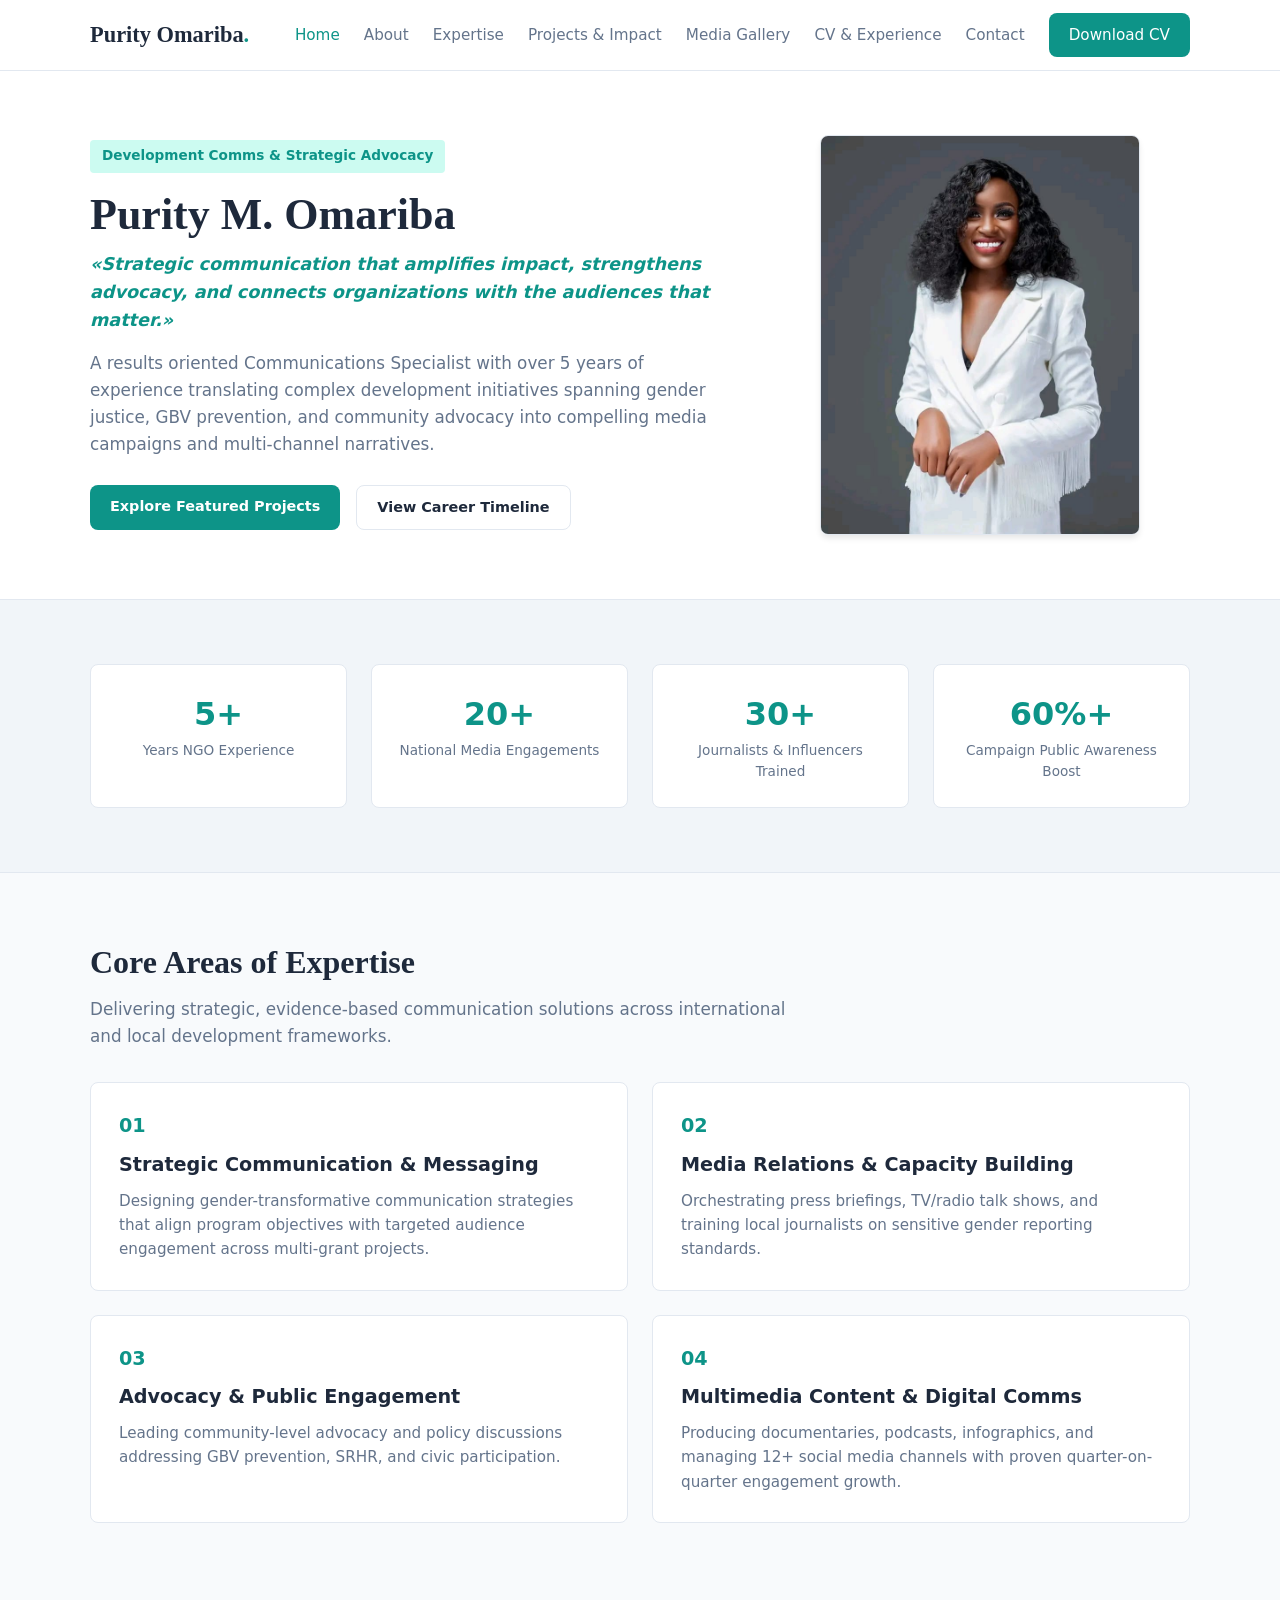
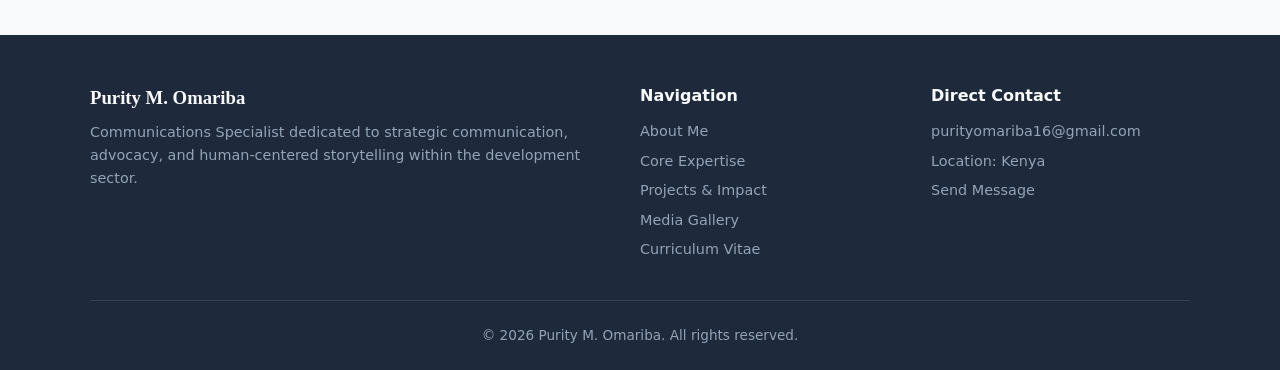
<file: index.html>
<!DOCTYPE html>
<html lang="en">
<head>
  <meta charset="UTF-8">
  <meta name="viewport" content="width=device-width, initial-scale=1.0">
  <meta name="description" content="Portfolio of Purity M. Omariba, Communications Specialist specializing in strategic communication, gender advocacy, and media relations in the NGO sector.">
  <title>Purity M. Omariba | Communications Specialist</title>
  <link rel="stylesheet" href="css/style.css?v=4">
</head>
<body>

  <!-- Navigation Bar -->
  <header class="navbar">
    <div class="container nav-container">
      <a href="index.html" class="logo">Purity Omariba<span>.</span></a>
      
      <!-- Far-Right Mobile Menu Toggle Button -->
      <button class="mobile-menu-toggle" id="mobile-menu-toggle" aria-label="Toggle navigation" aria-expanded="false">
        <span class="bar"></span>
        <span class="bar"></span>
        <span class="bar"></span>
      </button>

      <ul class="nav-links" id="nav-links">
        <li><a href="index.html" class="active">Home</a></li>
        <li><a href="about.html">About</a></li>
        <li><a href="expertise.html">Expertise</a></li>
        <li><a href="projects.html">Projects & Impact</a></li>
        <li><a href="gallery.html">Media Gallery</a></li>
        <li><a href="cv.html">CV & Experience</a></li>
        <li><a href="contact.html">Contact</a></li>
        <li><a href="docs/Purity_Omariba_CV.pdf" download class="btn btn-primary">Download CV</a></li>
      </ul>
    </div>
  </header>

  <!-- Hero Section -->
  <section class="hero">
    <div class="container hero-grid">
      <div class="hero-content">
        <span class="hero-tag">Development Comms & Strategic Advocacy</span>
        <h1 class="hero-title">Purity M. Omariba</h1>
        <p class="hero-subtitle">«Strategic communication that amplifies impact, strengthens advocacy, and connects organizations with the audiences that matter.»</p>
        <p class="hero-description">
          A results oriented Communications Specialist with over 5 years of experience translating complex development initiatives spanning gender justice, GBV prevention, and community advocacy into compelling media campaigns and multi-channel narratives.
        </p>
        <div class="hero-cta">
          <a href="projects.html" class="btn btn-primary">Explore Featured Projects</a>
          <a href="cv.html" class="btn btn-secondary">View Career Timeline</a>
        </div>
      </div>
      <div class="hero-image-wrapper">
        <img src="images/profile.png" alt="Purity M. Omariba - Communications Specialist" class="hero-image">
      </div>
    </div>
  </section>

  <!-- Impact Metrics Banner -->
  <section class="section section-accent">
    <div class="container">
      <div class="grid-4">
        <div class="stat-box">
          <div class="stat-number">5+</div>
          <div class="stat-label">Years NGO Experience</div>
        </div>
        <div class="stat-box">
          <div class="stat-number">20+</div>
          <div class="stat-label">National Media Engagements</div>
        </div>
        <div class="stat-box">
          <div class="stat-number">30+</div>
          <div class="stat-label">Journalists & Influencers Trained</div>
        </div>
        <div class="stat-box">
          <div class="stat-number">60%+</div>
          <div class="stat-label">Campaign Public Awareness Boost</div>
        </div>
      </div>
    </div>
  </section>

  <!-- Core Pillars Section -->
  <section class="section">
    <div class="container">
      <div class="section-header">
        <h2 class="section-title">Core Areas of Expertise</h2>
        <p class="section-subtitle">Delivering strategic, evidence-based communication solutions across international and local development frameworks.</p>
      </div>
      <div class="grid-2">
        <div class="card">
          <div class="card-icon">01</div>
          <h3 class="card-title">Strategic Communication & Messaging</h3>
          <p class="card-desc">Designing gender-transformative communication strategies that align program objectives with targeted audience engagement across multi-grant projects.</p>
        </div>
        <div class="card">
          <div class="card-icon">02</div>
          <h3 class="card-title">Media Relations & Capacity Building</h3>
          <p class="card-desc">Orchestrating press briefings, TV/radio talk shows, and training local journalists on sensitive gender reporting standards.</p>
        </div>
        <div class="card">
          <div class="card-icon">03</div>
          <h3 class="card-title">Advocacy & Public Engagement</h3>
          <p class="card-desc">Leading community-level advocacy and policy discussions addressing GBV prevention, SRHR, and civic participation.</p>
        </div>
        <div class="card">
          <div class="card-icon">04</div>
          <h3 class="card-title">Multimedia Content & Digital Comms</h3>
          <p class="card-desc">Producing documentaries, podcasts, infographics, and managing 12+ social media channels with proven quarter-on-quarter engagement growth.</p>
        </div>
      </div>
    </div>
  </section>

  <!-- Footer -->
  <footer class="footer">
    <div class="container">
      <div class="footer-grid">
        <div class="footer-brand">
          <h3>Purity M. Omariba</h3>
          <p>Communications Specialist dedicated to strategic communication, advocacy, and human-centered storytelling within the development sector.</p>
        </div>
        <div class="footer-links">
          <h4>Navigation</h4>
          <ul>
            <li><a href="about.html">About Me</a></li>
            <li><a href="expertise.html">Core Expertise</a></li>
            <li><a href="projects.html">Projects & Impact</a></li>
            <li><a href="gallery.html">Media Gallery</a></li>
            <li><a href="cv.html">Curriculum Vitae</a></li>
          </ul>
        </div>
        <div class="footer-links">
          <h4>Direct Contact</h4>
          <ul>
            <li><a href="mailto:purityomariba16@gmail.com">purityomariba16@gmail.com</a></li>
            <li>Location: Kenya</li>
            <li><a href="contact.html">Send Message</a></li>
          </ul>
        </div>
      </div>
      <div class="footer-bottom">
        <p>&copy; 2026 Purity M. Omariba. All rights reserved.</p>
      </div>
    </div>
  </footer>

  <!-- Link External JavaScript -->
  <script src="js/script.js?v=4"></script>

</body>
</html>
</file>
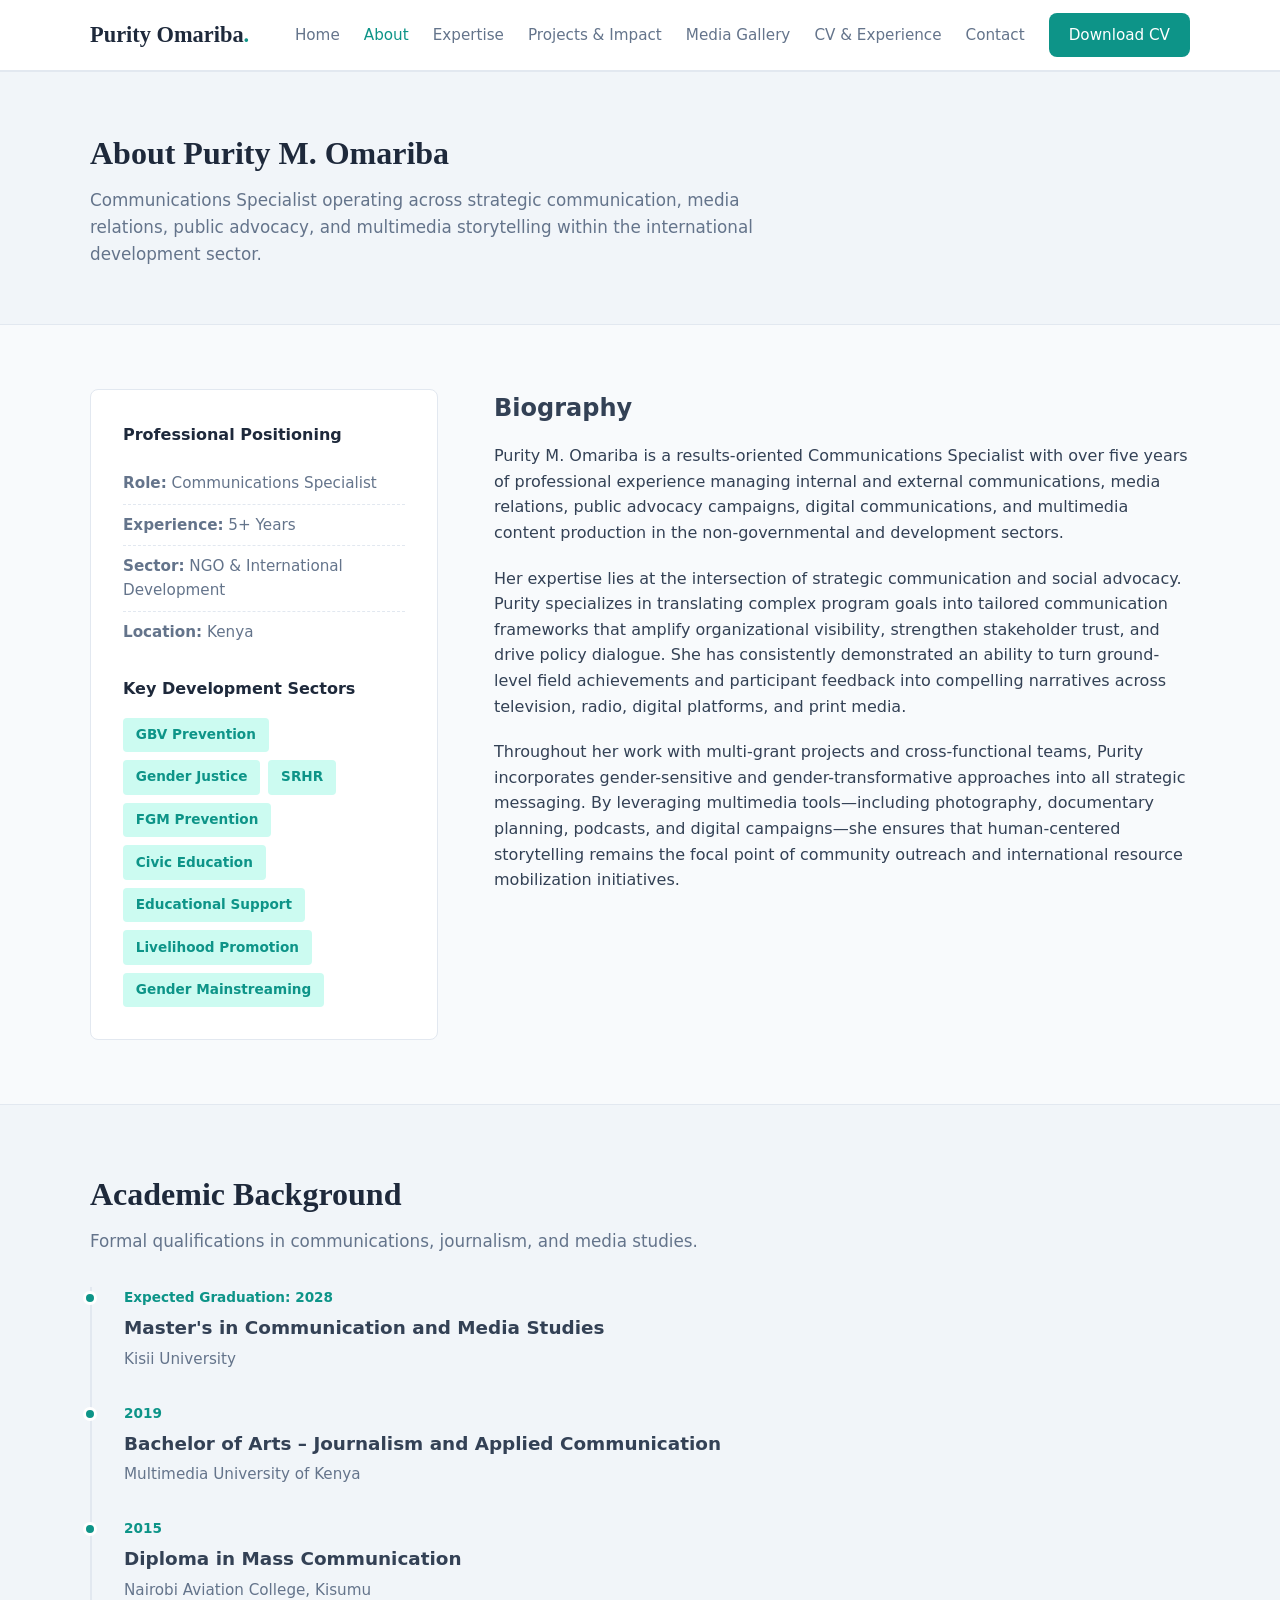
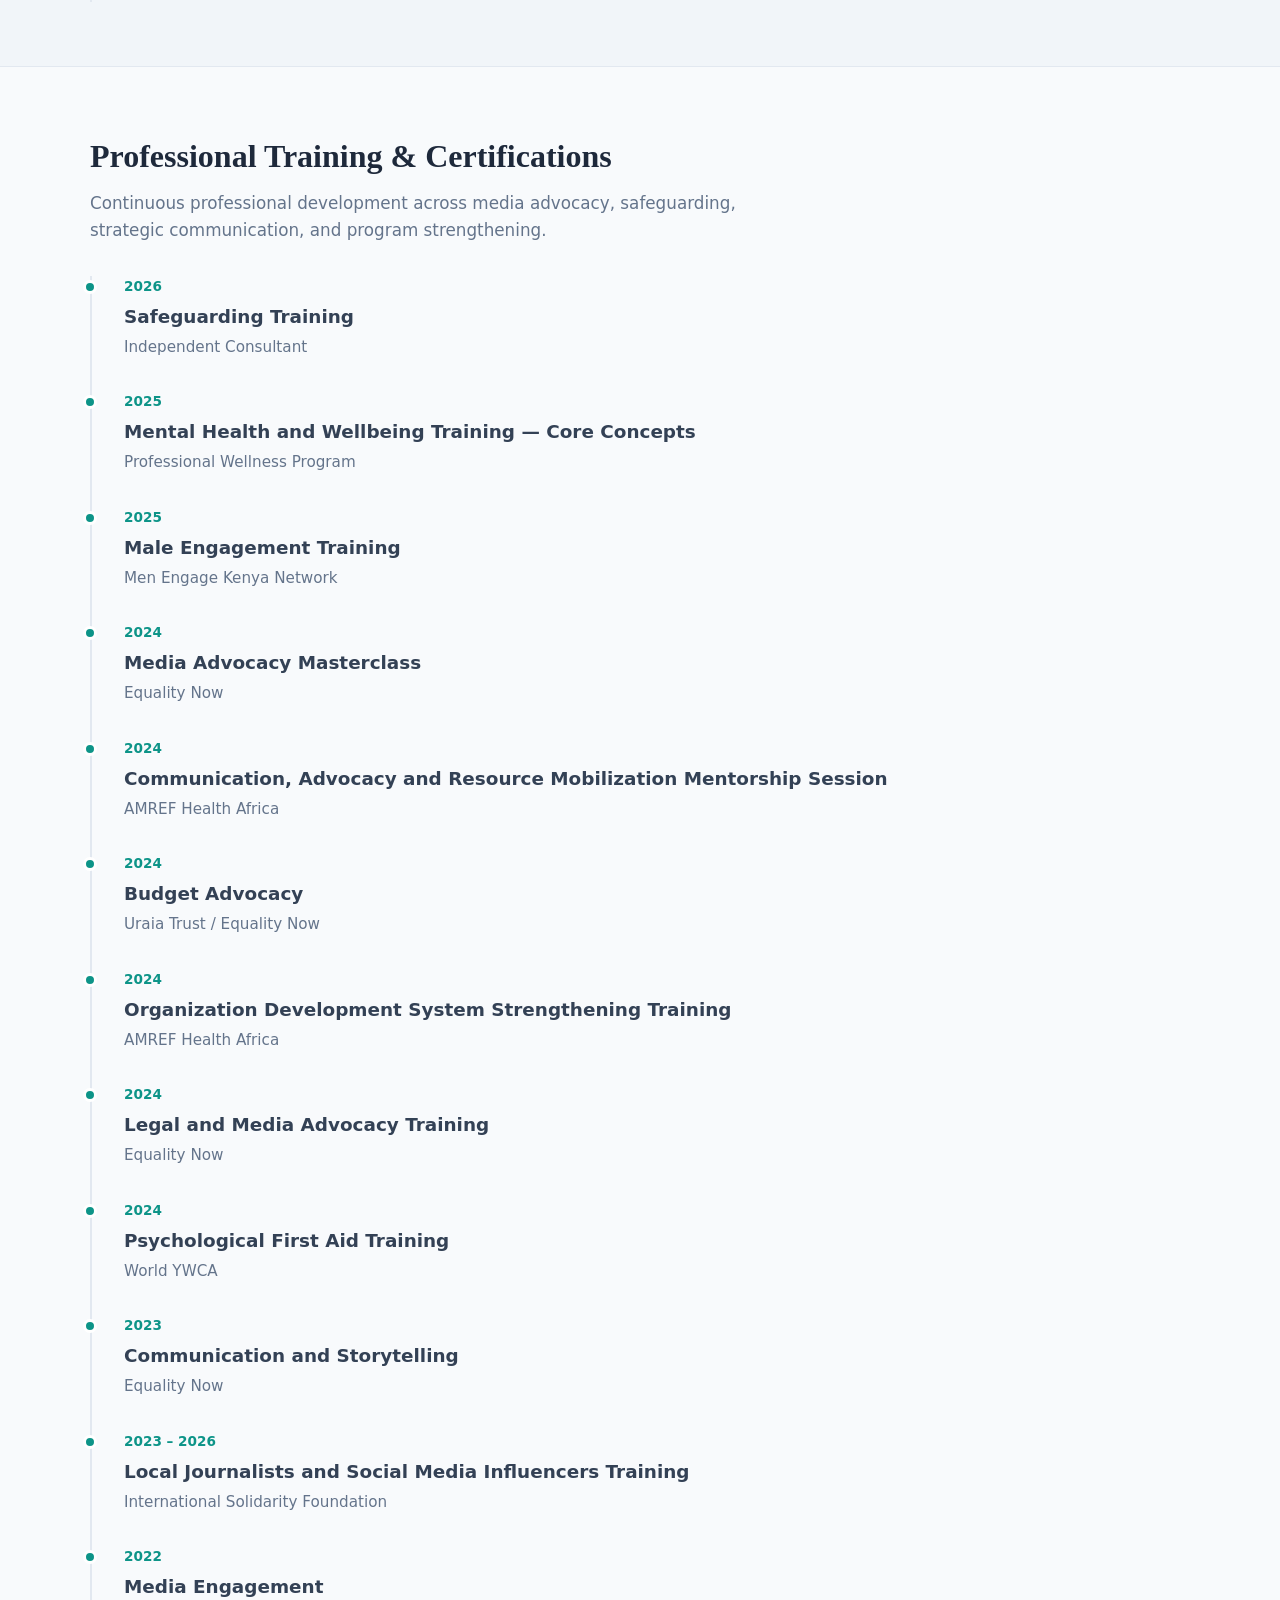
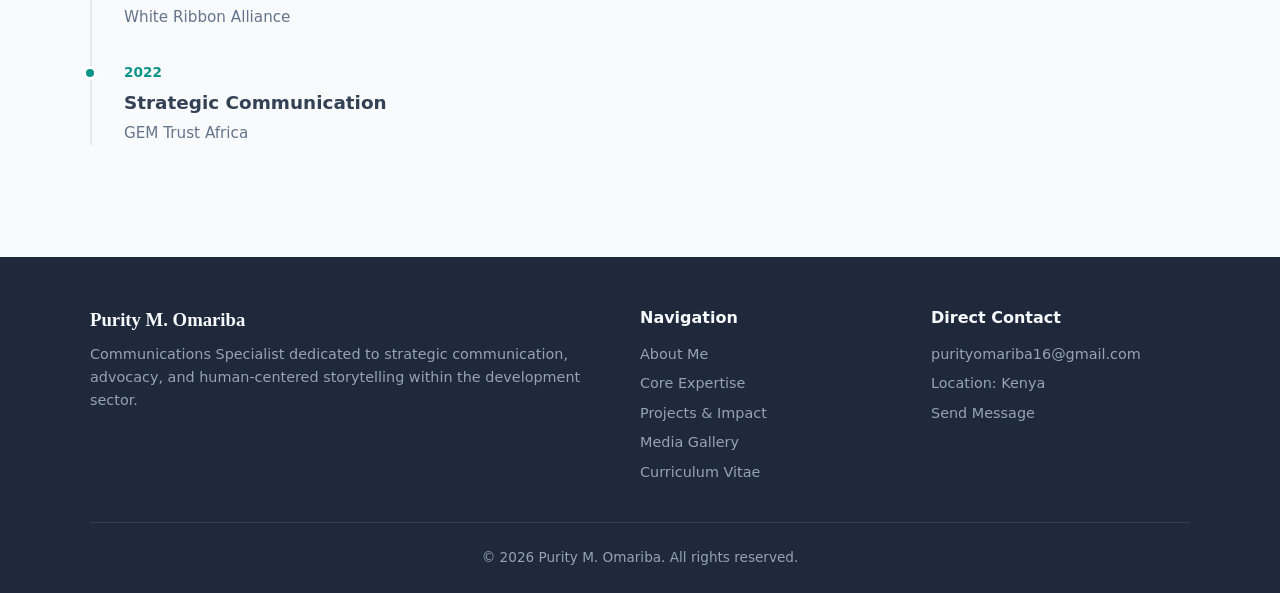
<file: about.html>
<!DOCTYPE html>
<html lang="en">
<head>
  <meta charset="UTF-8">
  <meta name="viewport" content="width=device-width, initial-scale=1.0">
  <meta name="description" content="Professional biography, education, development focus areas, and certification timeline for Purity M. Omariba, Communications Specialist.">
  <title>About Me | Purity M. Omariba</title>
  <link rel="stylesheet" href="css/style.css?v=4">
  <style>
    /* Dedicated Page Styles for About & Timelines */
    .bio-grid {
      display: grid;
      grid-template-columns: 1fr 2fr;
      gap: 3.5rem;
      align-items: start;
    }

    .bio-sidebar {
      background-color: var(--bg-card);
      padding: 2rem;
      border-radius: var(--radius);
      border: 1px solid var(--border-color);
    }

    .bio-sidebar h4 {
      margin-bottom: 1rem;
      color: var(--secondary);
    }

    .bio-sidebar ul {
      list-style: none;
    }

    .bio-sidebar li {
      padding: 0.5rem 0;
      border-bottom: 1px dashed var(--border-color);
      font-size: 0.95rem;
      color: var(--text-muted);
    }

    .bio-sidebar li:last-child {
      border-bottom: none;
    }

    .tag-cloud {
      display: flex;
      flex-wrap: wrap;
      gap: 0.5rem;
      margin-top: 1rem;
    }

    .tag {
      background-color: var(--bg-accent);
      color: var(--primary);
      padding: 0.4rem 0.8rem;
      border-radius: 4px;
      font-size: 0.85rem;
      font-weight: 600;
    }

    /* Timeline Component */
    .timeline {
      position: relative;
      padding-left: 2rem;
      margin-top: 2rem;
      border-left: 2px solid var(--border-color);
    }

    .timeline-item {
      position: relative;
      margin-bottom: 2rem;
    }

    .timeline-item:last-child {
      margin-bottom: 0;
    }

    .timeline-dot {
      position: absolute;
      left: -2.55rem;
      top: 0.25rem;
      width: 14px;
      height: 14px;
      border-radius: 50%;
      background-color: var(--primary);
      border: 3px solid var(--bg-card); /* Fixed undefined variable --bg-light */
    }

    .timeline-date {
      font-size: 0.85rem;
      font-weight: 700;
      color: var(--primary);
      margin-bottom: 0.25rem;
    }

    .timeline-title {
      font-size: 1.15rem;
      margin-bottom: 0.25rem;
    }

    .timeline-institution {
      font-size: 0.95rem;
      color: var(--text-muted);
      font-weight: 500;
    }

    @media (max-width: 850px) {
      .bio-grid {
        grid-template-columns: 1fr;
      }
    }
  </style>
</head>
<body>

  <!-- Navigation Bar -->
  <header class="navbar">
    <div class="container nav-container">
      <a href="index.html" class="logo">Purity Omariba<span>.</span></a>
      
      <!-- Far-Right Mobile Menu Toggle Button -->
      <button class="mobile-menu-toggle" id="mobile-menu-toggle" aria-label="Toggle navigation" aria-expanded="false">
        <span class="bar"></span>
        <span class="bar"></span>
        <span class="bar"></span>
      </button>

      <ul class="nav-links" id="nav-links">
        <li><a href="index.html">Home</a></li>
        <li><a href="about.html" class="active">About</a></li>
        <li><a href="expertise.html">Expertise</a></li>
        <li><a href="projects.html">Projects & Impact</a></li>
        <li><a href="gallery.html">Media Gallery</a></li>
        <li><a href="cv.html">CV & Experience</a></li>
        <li><a href="contact.html">Contact</a></li>
        <li><a href="docs/Purity_Omariba_CV.pdf" download class="btn btn-primary">Download CV</a></li>
      </ul>
    </div>
  </header>

  <!-- Page Header -->
  <section class="section section-accent" style="padding: 3.5rem 0;">
    <div class="container">
      <h1 class="section-title">About Purity M. Omariba</h1>
      <p class="section-subtitle">Communications Specialist operating across strategic communication, media relations, public advocacy, and multimedia storytelling within the international development sector.</p>
    </div>
  </section>

  <!-- Biography Section -->
  <section class="section">
    <div class="container bio-grid">
      
      <aside class="bio-sidebar">
        <h4>Professional Positioning</h4>
        <ul>
          <li><strong>Role:</strong> Communications Specialist</li>
          <li><strong>Experience:</strong> 5+ Years</li>
          <li><strong>Sector:</strong> NGO & International Development</li>
          <li><strong>Location:</strong> Kenya</li>
        </ul>

        <h4 style="margin-top: 1.5rem;">Key Development Sectors</h4>
        <div class="tag-cloud">
          <span class="tag">GBV Prevention</span>
          <span class="tag">Gender Justice</span>
          <span class="tag">SRHR</span>
          <span class="tag">FGM Prevention</span>
          <span class="tag">Civic Education</span>
          <span class="tag">Educational Support</span>
          <span class="tag">Livelihood Promotion</span>
          <span class="tag">Gender Mainstreaming</span>
        </div>
      </aside>

      <main class="bio-main">
        <h2 style="margin-bottom: 1rem;">Biography</h2>
        <p style="margin-bottom: 1.25rem;">
          Purity M. Omariba is a results-oriented Communications Specialist with over five years of professional experience managing internal and external communications, media relations, public advocacy campaigns, digital communications, and multimedia content production in the non-governmental and development sectors.
        </p>
        <p style="margin-bottom: 1.25rem;">
          Her expertise lies at the intersection of strategic communication and social advocacy. Purity specializes in translating complex program goals into tailored communication frameworks that amplify organizational visibility, strengthen stakeholder trust, and drive policy dialogue. She has consistently demonstrated an ability to turn ground-level field achievements and participant feedback into compelling narratives across television, radio, digital platforms, and print media.
        </p>
        <p style="margin-bottom: 1.25rem;">
          Throughout her work with multi-grant projects and cross-functional teams, Purity incorporates gender-sensitive and gender-transformative approaches into all strategic messaging. By leveraging multimedia tools—including photography, documentary planning, podcasts, and digital campaigns—she ensures that human-centered storytelling remains the focal point of community outreach and international resource mobilization initiatives.
        </p>
      </main>

    </div>
  </section>

  <!-- Academic Background -->
  <section class="section section-accent">
    <div class="container">
      <div class="section-header" style="text-align: left; max-width: 100%;">
        <h2 class="section-title">Academic Background</h2>
        <p class="section-subtitle">Formal qualifications in communications, journalism, and media studies.</p>
      </div>

      <div class="timeline" style="max-width: 800px;">
        
        <div class="timeline-item">
          <div class="timeline-dot"></div>
          <div class="timeline-date">Expected Graduation: 2028</div>
          <h3 class="timeline-title">Master's in Communication and Media Studies</h3>
          <div class="timeline-institution">Kisii University</div>
        </div>

        <div class="timeline-item">
          <div class="timeline-dot"></div>
          <div class="timeline-date">2019</div>
          <h3 class="timeline-title">Bachelor of Arts – Journalism and Applied Communication</h3>
          <div class="timeline-institution">Multimedia University of Kenya</div>
        </div>

        <div class="timeline-item">
          <div class="timeline-dot"></div>
          <div class="timeline-date">2015</div>
          <h3 class="timeline-title">Diploma in Mass Communication</h3>
          <div class="timeline-institution">Nairobi Aviation College, Kisumu</div>
        </div>

      </div>
    </div>
  </section>

  <!-- Professional Certifications -->
  <section class="section">
    <div class="container">
      <div class="section-header" style="text-align: left; max-width: 100%;">
        <h2 class="section-title">Professional Training & Certifications</h2>
        <p class="section-subtitle">Continuous professional development across media advocacy, safeguarding, strategic communication, and program strengthening.</p>
      </div>

      <div class="timeline" style="max-width: 800px;">
        
        <div class="timeline-item">
          <div class="timeline-dot"></div>
          <div class="timeline-date">2026</div>
          <h3 class="timeline-title">Safeguarding Training</h3>
          <div class="timeline-institution">Independent Consultant</div>
        </div>

        <div class="timeline-item">
          <div class="timeline-dot"></div>
          <div class="timeline-date">2025</div>
          <h3 class="timeline-title">Mental Health and Wellbeing Training — Core Concepts</h3>
          <div class="timeline-institution">Professional Wellness Program</div>
        </div>

        <div class="timeline-item">
          <div class="timeline-dot"></div>
          <div class="timeline-date">2025</div>
          <h3 class="timeline-title">Male Engagement Training</h3>
          <div class="timeline-institution">Men Engage Kenya Network</div>
        </div>

        <div class="timeline-item">
          <div class="timeline-dot"></div>
          <div class="timeline-date">2024</div>
          <h3 class="timeline-title">Media Advocacy Masterclass</h3>
          <div class="timeline-institution">Equality Now</div>
        </div>

        <div class="timeline-item">
          <div class="timeline-dot"></div>
          <div class="timeline-date">2024</div>
          <h3 class="timeline-title">Communication, Advocacy and Resource Mobilization Mentorship Session</h3>
          <div class="timeline-institution">AMREF Health Africa</div>
        </div>

        <div class="timeline-item">
          <div class="timeline-dot"></div>
          <div class="timeline-date">2024</div>
          <h3 class="timeline-title">Budget Advocacy</h3>
          <div class="timeline-institution">Uraia Trust / Equality Now</div>
        </div>

        <div class="timeline-item">
          <div class="timeline-dot"></div>
          <div class="timeline-date">2024</div>
          <h3 class="timeline-title">Organization Development System Strengthening Training</h3>
          <div class="timeline-institution">AMREF Health Africa</div>
        </div>

        <div class="timeline-item">
          <div class="timeline-dot"></div>
          <div class="timeline-date">2024</div>
          <h3 class="timeline-title">Legal and Media Advocacy Training</h3>
          <div class="timeline-institution">Equality Now</div>
        </div>

        <div class="timeline-item">
          <div class="timeline-dot"></div>
          <div class="timeline-date">2024</div>
          <h3 class="timeline-title">Psychological First Aid Training</h3>
          <div class="timeline-institution">World YWCA</div>
        </div>

        <div class="timeline-item">
          <div class="timeline-dot"></div>
          <div class="timeline-date">2023</div>
          <h3 class="timeline-title">Communication and Storytelling</h3>
          <div class="timeline-institution">Equality Now</div>
        </div>

        <div class="timeline-item">
          <div class="timeline-dot"></div>
          <div class="timeline-date">2023 – 2026</div>
          <h3 class="timeline-title">Local Journalists and Social Media Influencers Training</h3>
          <div class="timeline-institution">International Solidarity Foundation</div>
        </div>

        <div class="timeline-item">
          <div class="timeline-dot"></div>
          <div class="timeline-date">2022</div>
          <h3 class="timeline-title">Media Engagement</h3>
          <div class="timeline-institution">White Ribbon Alliance</div>
        </div>

        <div class="timeline-item">
          <div class="timeline-dot"></div>
          <div class="timeline-date">2022</div>
          <h3 class="timeline-title">Strategic Communication</h3>
          <div class="timeline-institution">GEM Trust Africa</div>
        </div>

      </div>
    </div>
  </section>

  <!-- Footer -->
  <footer class="footer">
    <div class="container">
      <div class="footer-grid">
        <div class="footer-brand">
          <h3>Purity M. Omariba</h3>
          <p>Communications Specialist dedicated to strategic communication, advocacy, and human-centered storytelling within the development sector.</p>
        </div>
        <div class="footer-links">
          <h4>Navigation</h4>
          <ul>
            <li><a href="about.html">About Me</a></li>
            <li><a href="expertise.html">Core Expertise</a></li>
            <li><a href="projects.html">Projects & Impact</a></li>
            <li><a href="gallery.html">Media Gallery</a></li>
            <li><a href="cv.html">Curriculum Vitae</a></li>
          </ul>
        </div>
        <div class="footer-links">
          <h4>Direct Contact</h4>
          <ul>
            <li><a href="mailto:purityomariba16@gmail.com">purityomariba16@gmail.com</a></li>
            <li>Location: Kenya</li>
            <li><a href="contact.html">Send Message</a></li>
          </ul>
        </div>
      </div>
      <div class="footer-bottom">
        <p>&copy; 2026 Purity M. Omariba. All rights reserved.</p>
      </div>
    </div>
  </footer>

  <!-- External JavaScript Link -->
  <script src="js/script.js?v=4"></script>

</body>
</html>
</file>
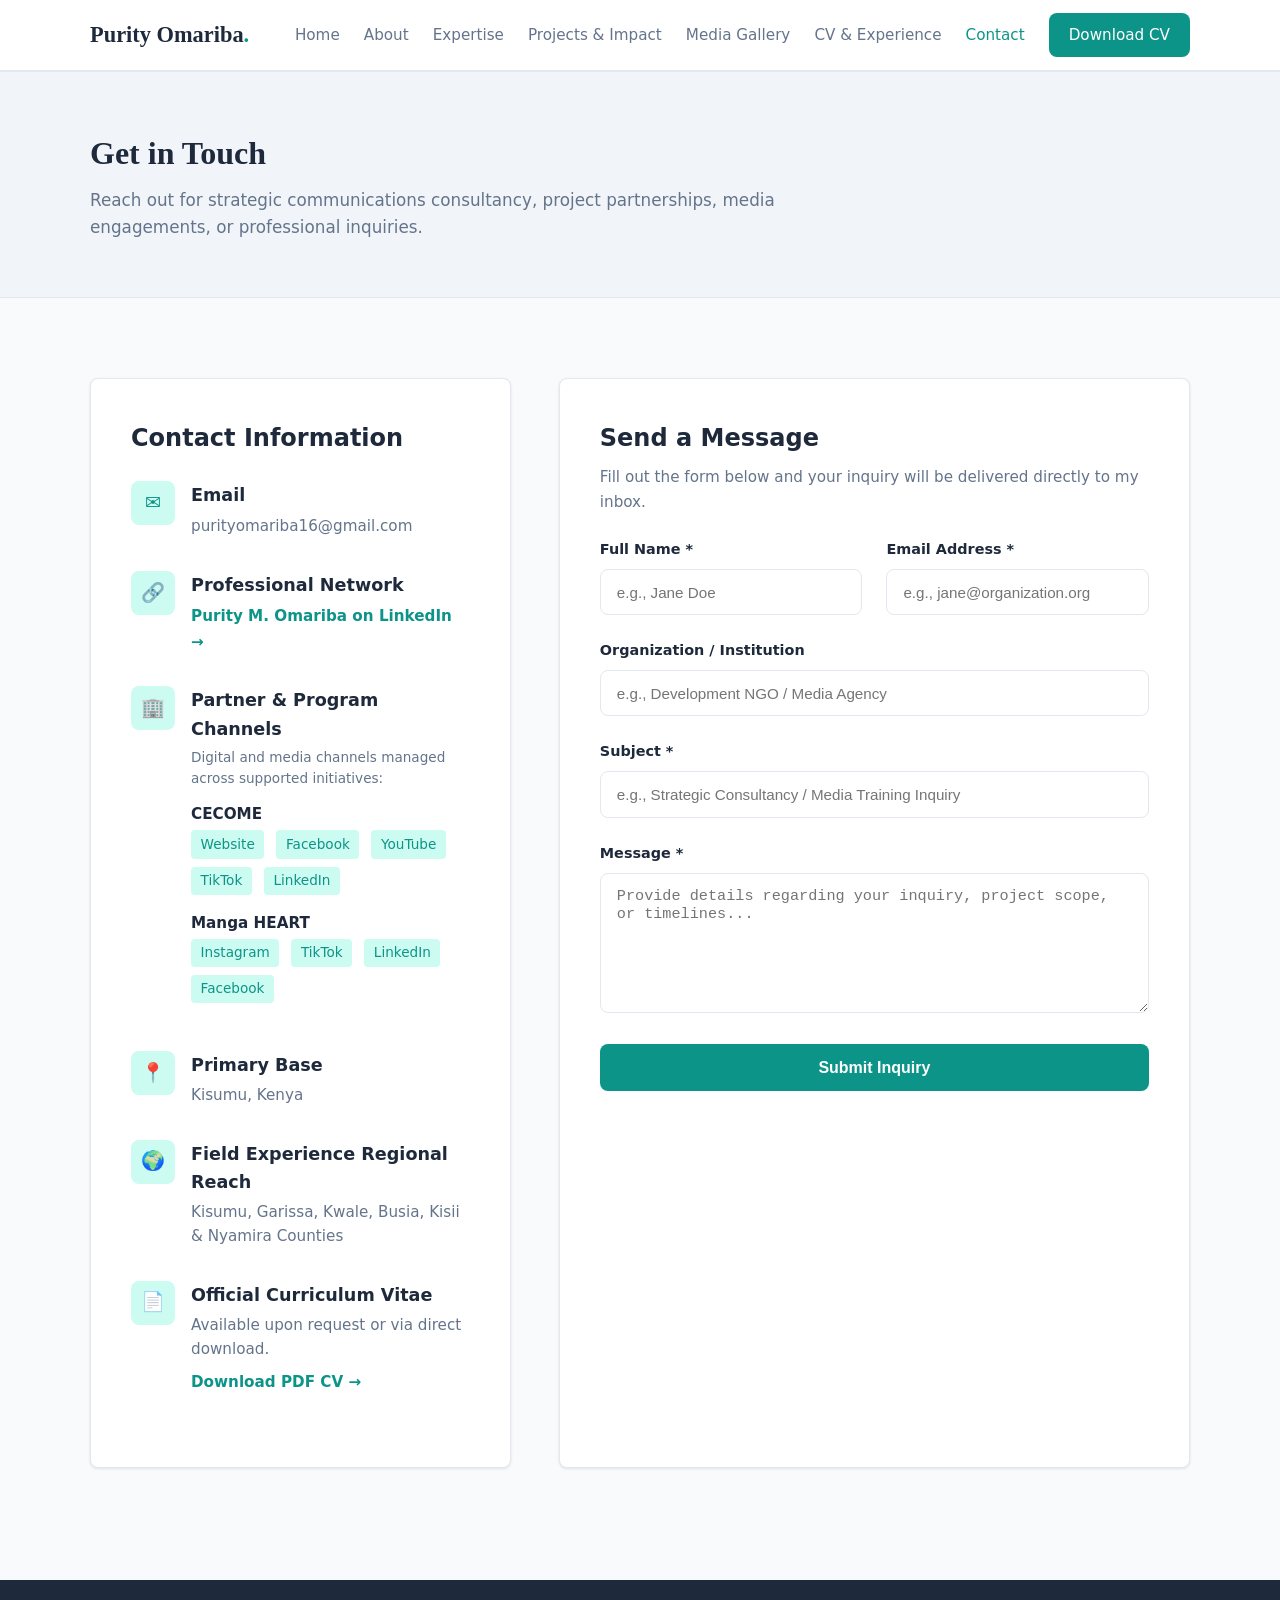
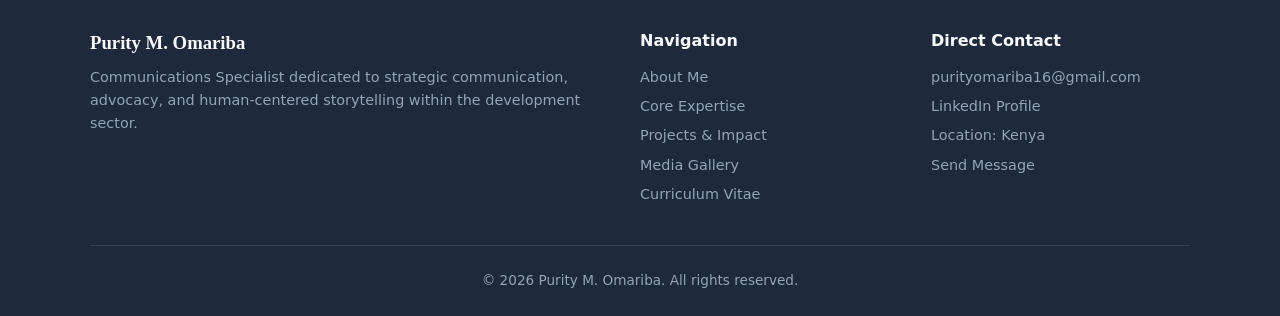
<file: contact.html>
<!DOCTYPE html>
<html lang="en">
<head>
  <meta charset="UTF-8">
  <meta name="viewport" content="width=device-width, initial-scale=1.0">
  <meta name="description" content="Get in touch with Purity M. Omariba, Communications Specialist in Kisumu, Kenya, for strategic communication, advocacy, and consultancy inquiries.">
  <title>Contact & Inquiries | Purity M. Omariba</title>
  <link rel="stylesheet" href="css/style.css?v=5">
  <style>
    /* Dedicated Contact Page Styling */
    .contact-wrapper {
      display: grid;
      grid-template-columns: 1fr 1.5fr;
      gap: 3rem;
      margin-top: 1rem;
    }

    .contact-info-card {
      background-color: var(--bg-card);
      border: 1px solid var(--border-color);
      border-radius: var(--radius);
      padding: 2.5rem;
      box-shadow: var(--shadow-sm);
    }

    .info-item {
      display: flex;
      align-items: flex-start;
      gap: 1rem;
      margin-bottom: 2rem;
    }

    .info-icon {
      background-color: var(--bg-accent);
      color: var(--primary);
      width: 44px;
      height: 44px;
      border-radius: var(--radius);
      display: flex;
      align-items: center;
      justify-content: center;
      font-weight: bold;
      font-size: 1.2rem;
      flex-shrink: 0;
    }

    .info-details h3 {
      font-size: 1.1rem;
      color: var(--secondary);
      margin-bottom: 0.25rem;
    }

    .info-details p, .info-details a {
      color: var(--text-muted);
      font-size: 0.95rem;
      text-decoration: none;
      transition: var(--transition);
    }

    .info-details a:hover {
      color: var(--primary);
    }

    /* Partner Handles List Styling */
    .partner-block {
      margin-top: 0.75rem;
      margin-bottom: 1rem;
    }

    .partner-block strong {
      display: block;
      color: var(--secondary);
      font-size: 0.95rem;
      margin-bottom: 0.25rem;
    }

    .partner-links {
      display: flex;
      flex-wrap: wrap;
      gap: 0.5rem 0.75rem;
      list-style: none;
      padding-left: 0;
      margin: 0;
    }

    .partner-links li a {
      font-size: 0.85rem;
      color: var(--primary);
      background-color: var(--bg-accent);
      padding: 0.2rem 0.6rem;
      border-radius: 4px;
      display: inline-block;
      transition: var(--transition);
    }

    .partner-links li a:hover {
      background-color: var(--primary);
      color: #ffffff;
    }

    .contact-form-card {
      background-color: var(--bg-card);
      border: 1px solid var(--border-color);
      border-radius: var(--radius);
      padding: 2.5rem;
      box-shadow: var(--shadow-sm);
    }

    .form-group {
      margin-bottom: 1.5rem;
    }

    .form-group label {
      display: block;
      font-size: 0.9rem;
      font-weight: 600;
      color: var(--secondary);
      margin-bottom: 0.5rem;
    }

    .form-control {
      width: 100%;
      padding: 0.85rem 1rem;
      border: 1px solid var(--border-color);
      border-radius: var(--radius);
      font-size: 0.95rem;
      color: var(--text-dark);
      background-color: #ffffff;
      transition: var(--transition);
    }

    .form-control:focus {
      outline: none;
      border-color: var(--primary);
      box-shadow: 0 0 0 3px var(--bg-accent);
    }

    textarea.form-control {
      resize: vertical;
      min-height: 140px;
    }

    .form-row {
      display: grid;
      grid-template-columns: 1fr 1fr;
      gap: 1.5rem;
    }

    @media (max-width: 850px) {
      .contact-wrapper {
        grid-template-columns: 1fr;
      }
      .form-row {
        grid-template-columns: 1fr;
      }
    }
  </style>
</head>
<body>

  <!-- Navigation Bar -->
  <header class="navbar">
    <div class="container nav-container">
      <a href="index.html" class="logo">Purity Omariba<span>.</span></a>
      
      <!-- Far-Right Mobile Menu Toggle Button -->
      <button class="mobile-menu-toggle" id="mobile-menu-toggle" aria-label="Toggle navigation" aria-expanded="false">
        <span class="bar"></span>
        <span class="bar"></span>
        <span class="bar"></span>
      </button>

      <ul class="nav-links" id="nav-links">
        <li><a href="index.html">Home</a></li>
        <li><a href="about.html">About</a></li>
        <li><a href="expertise.html">Expertise</a></li>
        <li><a href="projects.html">Projects & Impact</a></li>
        <li><a href="gallery.html">Media Gallery</a></li>
        <li><a href="cv.html">CV & Experience</a></li>
        <li><a href="contact.html" class="active">Contact</a></li>
        <li><a href="docs/Purity_Omariba_CV.pdf" download class="btn btn-primary">Download CV</a></li>
      </ul>
    </div>
  </header>

  <!-- Header Banner -->
  <section class="section section-accent" style="padding: 3.5rem 0;">
    <div class="container">
      <h1 class="section-title">Get in Touch</h1>
      <p class="section-subtitle">Reach out for strategic communications consultancy, project partnerships, media engagements, or professional inquiries.</p>
    </div>
  </section>

  <!-- Main Contact Section -->
  <section class="section">
    <div class="container">
      <div class="contact-wrapper">

        <!-- Contact Information Side -->
        <aside class="contact-info-card">
          <h2 style="font-size: 1.5rem; color: var(--secondary); margin-bottom: 1.5rem;">Contact Information</h2>
          
          <div class="info-item">
            <div class="info-icon">✉</div>
            <div class="info-details">
              <h3>Email</h3>
              <a href="mailto:purityomariba16@gmail.com">purityomariba16@gmail.com</a>
            </div>
          </div>

          <!-- Personal Professional Network -->
          <div class="info-item">
            <div class="info-icon">🔗</div>
            <div class="info-details">
              <h3>Professional Network</h3>
              <a href="https://www.linkedin.com/in/purity-omariba-9b5260190" target="_blank" rel="noopener noreferrer" style="color: var(--primary); font-weight: 600;">
                Purity M. Omariba on LinkedIn →
              </a>
            </div>
          </div>

          <!-- Managed Partner & Program Channels -->
          <div class="info-item">
            <div class="info-icon">🏢</div>
            <div class="info-details">
              <h3>Partner & Program Channels</h3>
              <p style="font-size: 0.85rem; margin-bottom: 0.5rem; color: var(--text-muted);">Digital and media channels managed across supported initiatives:</p>
              
              <!-- CECOME Handles -->
              <div class="partner-block">
                <strong>CECOME</strong>
                <ul class="partner-links">
                  <li><a href="https://cecome.org/" target="_blank" rel="noopener noreferrer">Website</a></li>
                  <li><a href="https://www.facebook.com/share/181DNG2gKQ/?mibextid=wwXIfr" target="_blank" rel="noopener noreferrer">Facebook</a></li>
                  <li><a href="https://youtube.com/@cecome_official?si=_kqBuCEk2uFeHjuN" target="_blank" rel="noopener noreferrer">YouTube</a></li>
                  <li><a href="https://www.tiktok.com/@_cecome_official?_r=1&_t=ZS-99P120KIjhv" target="_blank" rel="noopener noreferrer">TikTok</a></li>
                  <li><a href="https://www.linkedin.com/company/cecome-official/" target="_blank" rel="noopener noreferrer">LinkedIn</a></li>
                </ul>
              </div>

              <!-- Manga HEART Handles -->
              <div class="partner-block">
                <strong>Manga HEART</strong>
                <ul class="partner-links">
                  <li><a href="https://www.instagram.com/_mangaheart_official?igsi=MWxmaTVyand3bnIyMQ==" target="_blank" rel="noopener noreferrer">Instagram</a></li>
                  <li><a href="https://www.tiktok.com/@_mangaheart_official?_r=1&_t=ZS-99P1VJojqyY" target="_blank" rel="noopener noreferrer">TikTok</a></li>
                  <li><a href="https://www.linkedin.com/company/manga-banana-cooperative/" target="_blank" rel="noopener noreferrer">LinkedIn</a></li>
                  <li><a href="https://www.facebook.com/share/1G1kj1XKQV/" target="_blank" rel="noopener noreferrer">Facebook</a></li>
                </ul>
              </div>
            </div>
          </div>

          <div class="info-item">
            <div class="info-icon">📍</div>
            <div class="info-details">
              <h3>Primary Base</h3>
              <p>Kisumu, Kenya</p>
            </div>
          </div>

          <div class="info-item">
            <div class="info-icon">🌍</div>
            <div class="info-details">
              <h3>Field Experience Regional Reach</h3>
              <p>Kisumu, Garissa, Kwale, Busia, Kisii & Nyamira Counties</p>
            </div>
          </div>

          <div class="info-item">
            <div class="info-icon">📄</div>
            <div class="info-details">
              <h3>Official Curriculum Vitae</h3>
              <p style="margin-bottom: 0.5rem;">Available upon request or via direct download.</p>
              <a href="docs/Purity_Omariba_CV.pdf" download style="color: var(--primary); font-weight: 600;">Download PDF CV →</a>
            </div>
          </div>
        </aside>

        <!-- Form Side -->
        <main class="contact-form-card">
          <h2 style="font-size: 1.5rem; color: var(--secondary); margin-bottom: 0.5rem;">Send a Message</h2>
          <p style="color: var(--text-muted); margin-bottom: 1.5rem; font-size: 0.95rem;">Fill out the form below and your inquiry will be delivered directly to my inbox.</p>
          
          <form class="contact-form" action="mailto:purityomariba16@gmail.com" method="post" enctype="text/plain">
            <div class="form-row">
              <div class="form-group">
                <label for="fullName">Full Name *</label>
                <input type="text" id="fullName" name="Name" class="form-control" placeholder="e.g., Jane Doe" required>
              </div>
              <div class="form-group">
                <label for="email">Email Address *</label>
                <input type="email" id="email" name="Email" class="form-control" placeholder="e.g., jane@organization.org" required>
              </div>
            </div>

            <div class="form-group">
              <label for="organization">Organization / Institution</label>
              <input type="text" id="organization" name="Organization" class="form-control" placeholder="e.g., Development NGO / Media Agency">
            </div>

            <div class="form-group">
              <label for="subject">Subject *</label>
              <input type="text" id="subject" name="Subject" class="form-control" placeholder="e.g., Strategic Consultancy / Media Training Inquiry" required>
            </div>

            <div class="form-group">
              <label for="message">Message *</label>
              <textarea id="message" name="Message" class="form-control" placeholder="Provide details regarding your inquiry, project scope, or timelines..." required></textarea>
            </div>

            <button type="submit" class="btn btn-primary" style="width: 100%; border: none; cursor: pointer; font-size: 1rem; padding: 0.9rem;">Submit Inquiry</button>
          </form>
        </main>

      </div>
    </div>
  </section>

  <!-- Footer -->
  <footer class="footer">
    <div class="container">
      <div class="footer-grid">
        <div class="footer-brand">
          <h3>Purity M. Omariba</h3>
          <p>Communications Specialist dedicated to strategic communication, advocacy, and human-centered storytelling within the development sector.</p>
        </div>
        <div class="footer-links">
          <h4>Navigation</h4>
          <ul>
            <li><a href="about.html">About Me</a></li>
            <li><a href="expertise.html">Core Expertise</a></li>
            <li><a href="projects.html">Projects & Impact</a></li>
            <li><a href="gallery.html">Media Gallery</a></li>
            <li><a href="cv.html">Curriculum Vitae</a></li>
          </ul>
        </div>
        <div class="footer-links">
          <h4>Direct Contact</h4>
          <ul>
            <li><a href="mailto:purityomariba16@gmail.com">purityomariba16@gmail.com</a></li>
            <li><a href="https://www.linkedin.com/in/purity-omariba-9b5260190" target="_blank" rel="noopener noreferrer">LinkedIn Profile</a></li>
            <li>Location: Kenya</li>
            <li><a href="contact.html">Send Message</a></li>
          </ul>
        </div>
      </div>
      <div class="footer-bottom">
        <p>&copy; 2026 Purity M. Omariba. All rights reserved.</p>
      </div>
    </div>
  </footer>

  <!-- Link External JavaScript -->
  <script src="js/script.js?v=5"></script>

</body>
</html>
</file>
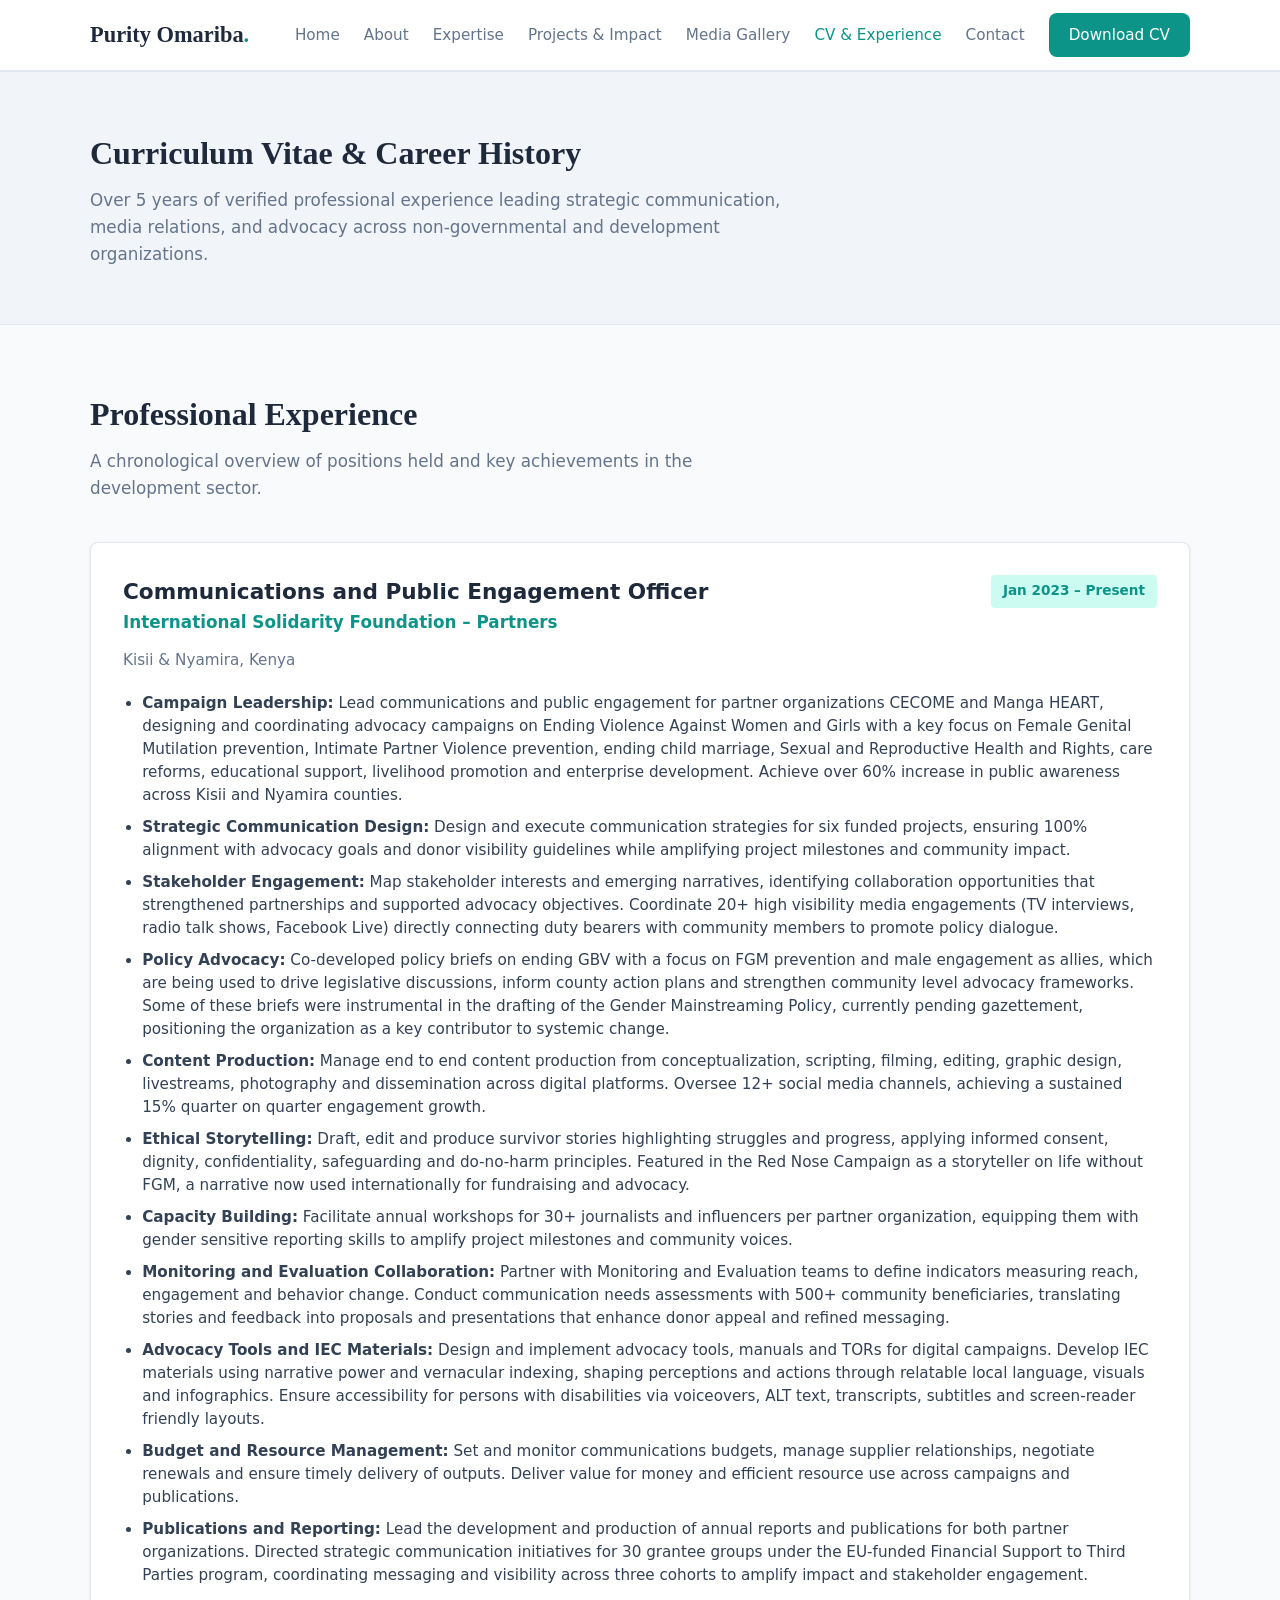
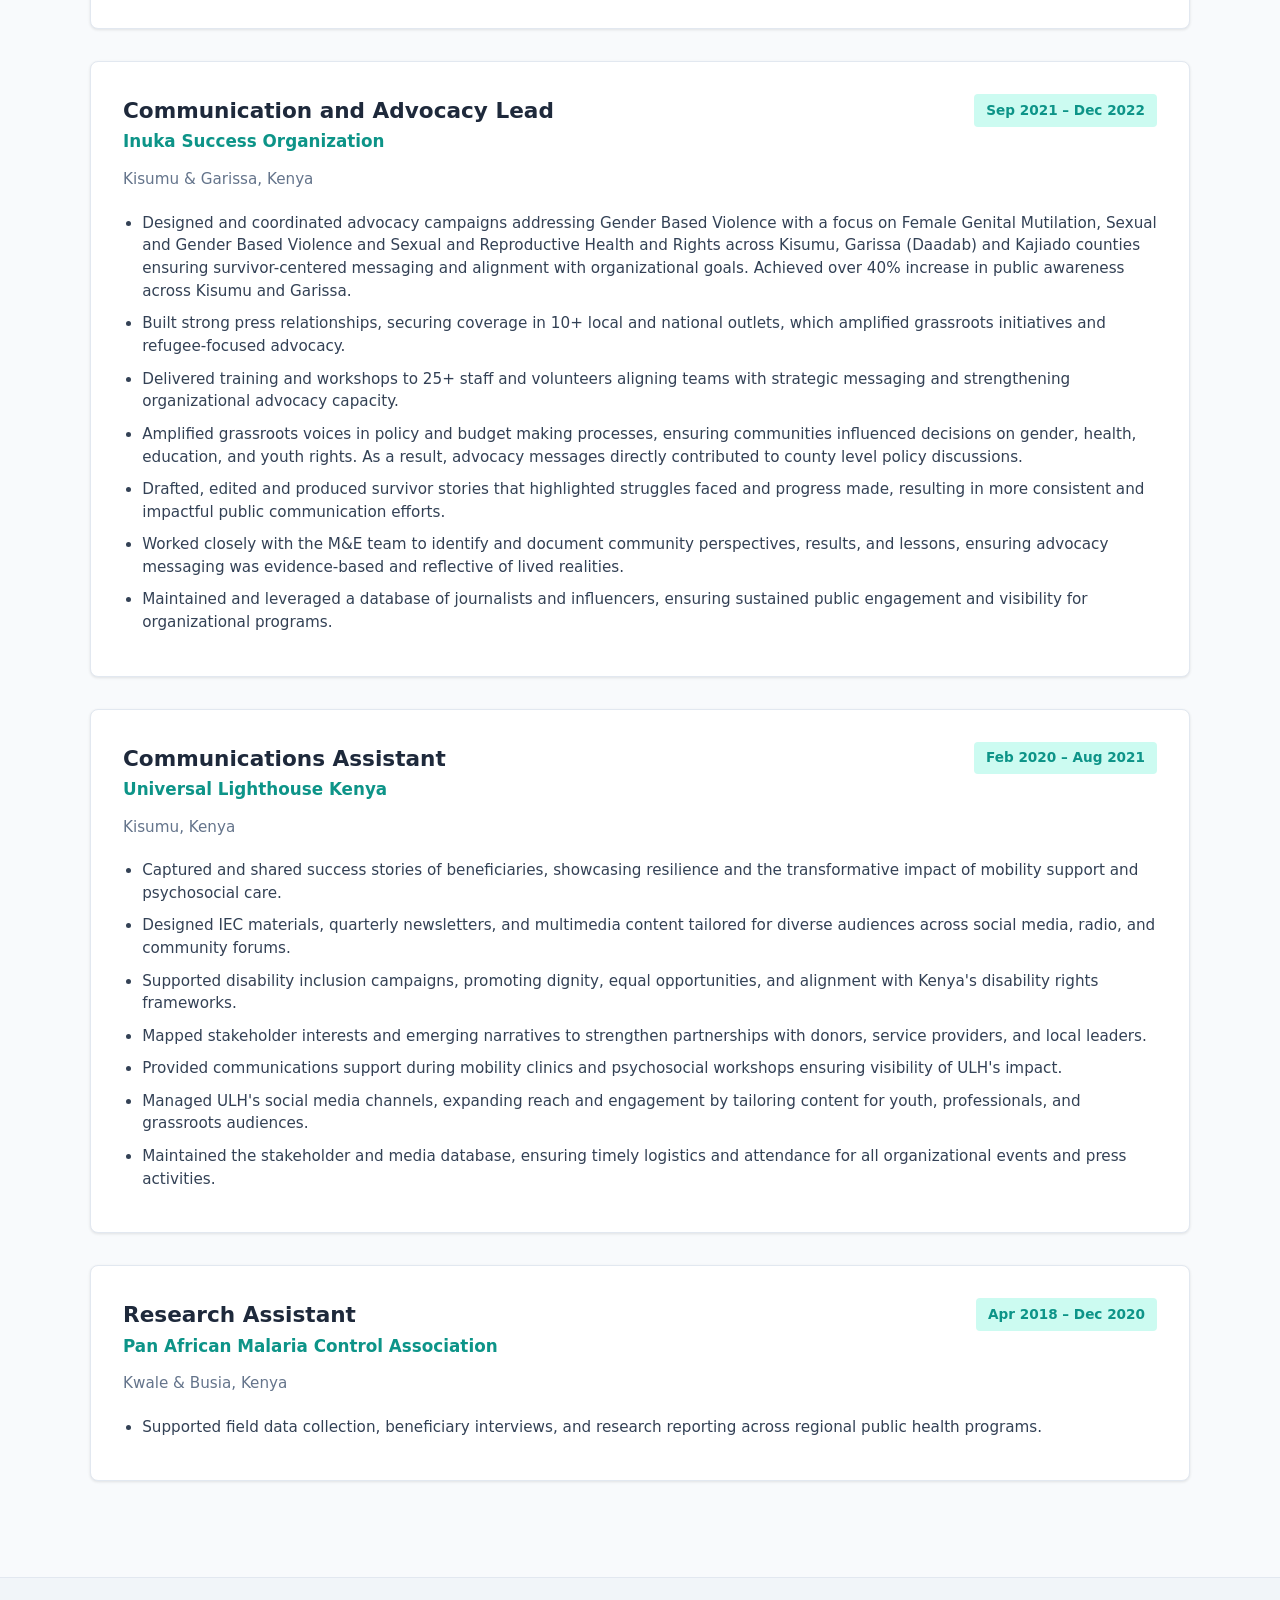
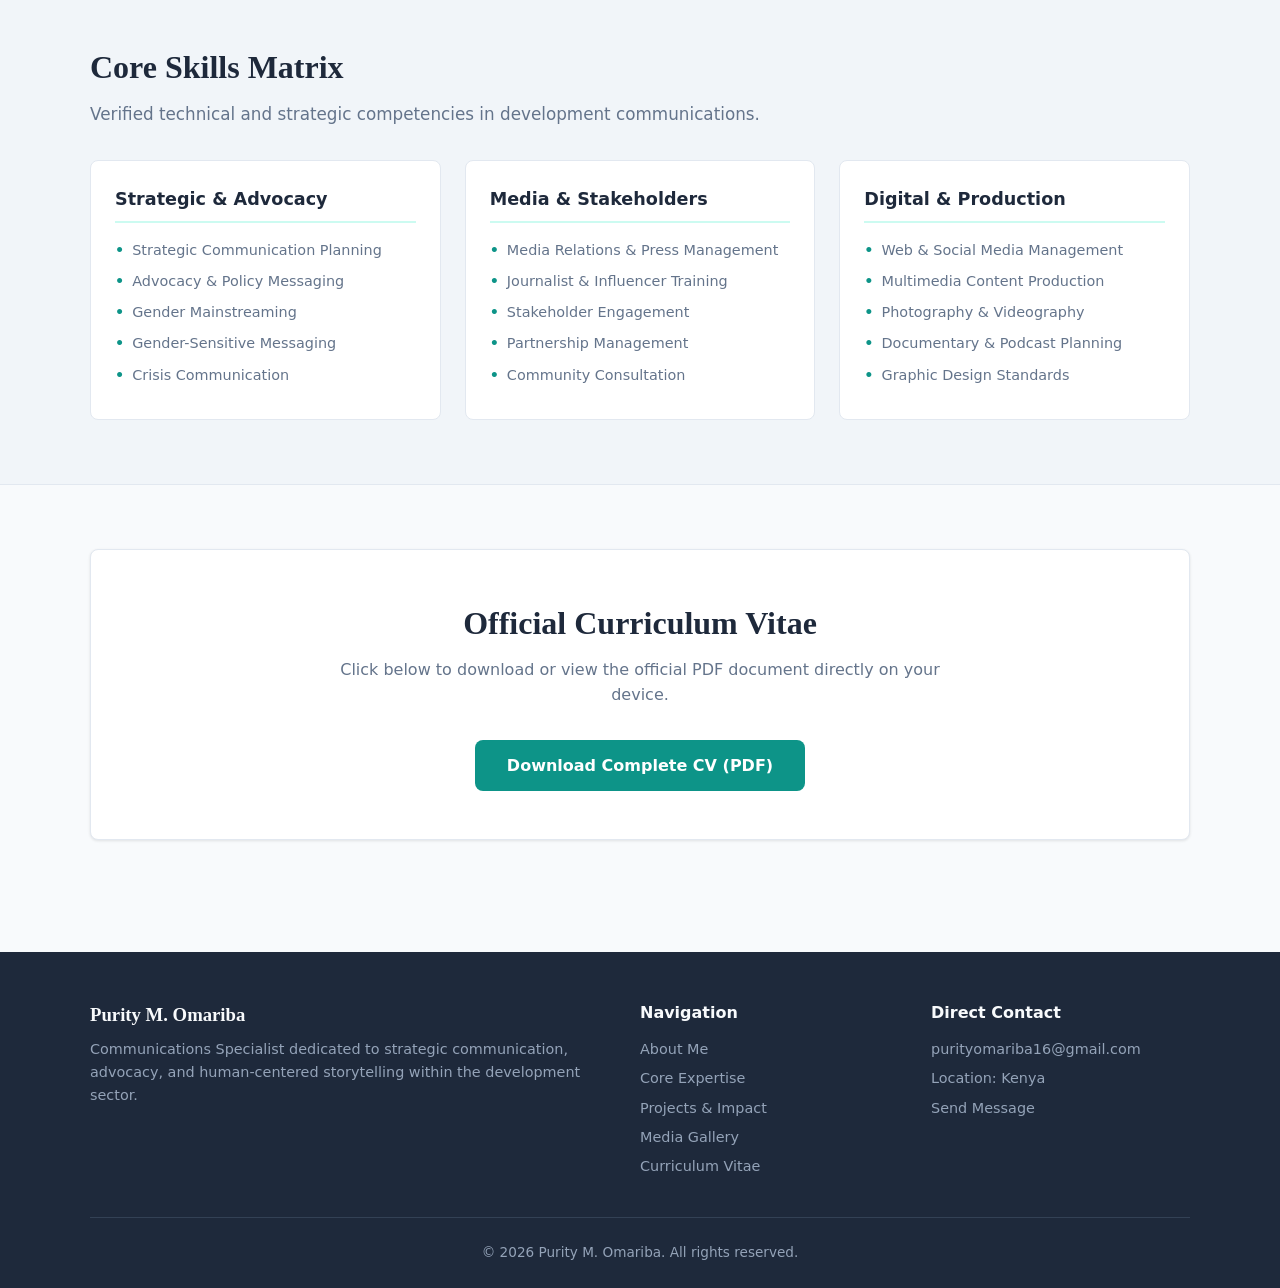
<file: cv.html>
<!DOCTYPE html>
<html lang="en">
<head>
  <meta charset="UTF-8">
  <meta name="viewport" content="width=device-width, initial-scale=1.0">
  <meta name="description" content="Professional employment timeline, core skills matrix, and downloadable PDF CV for Purity M. Omariba, Communications Specialist.">
  <title>Curriculum Vitae & Experience | Purity M. Omariba</title>
  <link rel="stylesheet" href="css/style.css?v=7">
  <style>
    /* Dedicated Styling for Interactive CV Page */
    .experience-card {
      background-color: var(--bg-card);
      border: 1px solid var(--border-color);
      border-radius: var(--radius);
      padding: 2rem;
      margin-bottom: 2rem;
      box-shadow: var(--shadow-sm);
      transition: var(--transition);
      position: relative;
    }

    .experience-card:hover {
      box-shadow: var(--shadow-md);
      border-color: var(--primary);
    }

    .job-header {
      display: flex;
      justify-content: space-between;
      align-items: flex-start;
      margin-bottom: 0.75rem;
      flex-wrap: wrap;
      gap: 0.5rem;
    }

    .job-title {
      font-size: 1.35rem;
      color: var(--secondary);
    }

    .job-badge {
      background-color: var(--bg-accent);
      color: var(--primary);
      font-size: 0.85rem;
      font-weight: 700;
      padding: 0.35rem 0.75rem;
      border-radius: 4px;
    }

    .job-company {
      font-weight: 600;
      color: var(--primary);
      font-size: 1.05rem;
    }

    .job-location {
      color: var(--text-muted);
      font-size: 0.95rem;
      margin-bottom: 1.25rem;
    }

    .job-bullets {
      padding-left: 1.2rem;
      color: var(--text-dark);
    }

    .job-bullets li {
      margin-bottom: 0.6rem;
      font-size: 0.95rem;
      line-height: 1.5;
    }

    /* Skills Grid */
    .skills-grid {
      display: grid;
      grid-template-columns: repeat(3, 1fr);
      gap: 1.5rem;
      margin-top: 2rem;
    }

    .skill-category {
      background-color: var(--bg-card);
      border: 1px solid var(--border-color);
      border-radius: var(--radius);
      padding: 1.5rem;
    }

    .skill-category h3 {
      font-size: 1.1rem;
      margin-bottom: 1rem;
      color: var(--secondary);
      border-bottom: 2px solid var(--bg-accent);
      padding-bottom: 0.5rem;
    }

    .skill-list {
      list-style: none;
    }

    .skill-list li {
      font-size: 0.9rem;
      color: var(--text-muted);
      margin-bottom: 0.5rem;
      display: flex;
      align-items: center;
      gap: 0.5rem;
    }

    .skill-list li::before {
      content: "•";
      color: var(--primary);
      font-weight: bold;
    }

    /* Download Box Container */
    .pdf-container {
      background-color: var(--bg-card);
      border: 1px solid var(--border-color);
      border-radius: var(--radius);
      padding: 3rem 1.5rem;
      text-align: center;
      box-shadow: var(--shadow-sm);
    }

    @media (max-width: 900px) {
      .skills-grid {
        grid-template-columns: repeat(2, 1fr);
      }
    }

    @media (max-width: 600px) {
      .skills-grid {
        grid-template-columns: 1fr;
      }
      .job-header {
        flex-direction: column;
      }
    }
  </style>
</head>
<body>

  <!-- Navigation Bar -->
  <header class="navbar">
    <div class="container nav-container">
      <a href="index.html" class="logo">Purity Omariba<span>.</span></a>
      
      <!-- Far-Right Mobile Menu Toggle Button -->
      <button class="mobile-menu-toggle" id="mobile-menu-toggle" aria-label="Toggle navigation" aria-expanded="false">
        <span class="bar"></span>
        <span class="bar"></span>
        <span class="bar"></span>
      </button>

      <ul class="nav-links" id="nav-links">
        <li><a href="index.html">Home</a></li>
        <li><a href="about.html">About</a></li>
        <li><a href="expertise.html">Expertise</a></li>
        <li><a href="projects.html">Projects & Impact</a></li>
        <li><a href="gallery.html">Media Gallery</a></li>
        <li><a href="cv.html" class="active">CV & Experience</a></li>
        <li><a href="contact.html">Contact</a></li>
        <li><a href="docs/Purity_Omariba_CV.pdf" download="Purity_Omariba_CV.pdf" target="_blank" rel="noopener noreferrer" class="btn btn-primary">Download CV</a></li>
      </ul>
    </div>
  </header>

  <!-- Page Header -->
  <section class="section section-accent" style="padding: 3.5rem 0;">
    <div class="container">
      <h1 class="section-title">Curriculum Vitae & Career History</h1>
      <p class="section-subtitle">Over 5 years of verified professional experience leading strategic communication, media relations, and advocacy across non-governmental and development organizations.</p>
    </div>
  </section>

  <!-- Professional Experience Timeline -->
  <section class="section">
    <div class="container">
      <div class="section-header" style="text-align: left; max-width: 100%; margin-bottom: 2.5rem;">
        <h2 class="section-title">Professional Experience</h2>
        <p class="section-subtitle">A chronological overview of positions held and key achievements in the development sector.</p>
      </div>

      <!-- Role 1 -->
      <article class="experience-card">
        <div class="job-header">
          <div>
            <h3 class="job-title">Communications and Public Engagement Officer</h3>
            <div class="job-company">International Solidarity Foundation – Partners</div>
          </div>
          <span class="job-badge">Jan 2023 – Present</span>
        </div>
        <div class="job-location">Kisii & Nyamira, Kenya</div>
        <ul class="job-bullets">
          <li><strong>Campaign Leadership:</strong> Lead communications and public engagement for partner organizations CECOME and Manga HEART, designing and coordinating advocacy campaigns on Ending Violence Against Women and Girls with a key focus on Female Genital Mutilation prevention, Intimate Partner Violence prevention, ending child marriage, Sexual and Reproductive Health and Rights, care reforms, educational support, livelihood promotion and enterprise development. Achieve over 60% increase in public awareness across Kisii and Nyamira counties.</li>
          <li><strong>Strategic Communication Design:</strong> Design and execute communication strategies for six funded projects, ensuring 100% alignment with advocacy goals and donor visibility guidelines while amplifying project milestones and community impact.</li>
          <li><strong>Stakeholder Engagement:</strong> Map stakeholder interests and emerging narratives, identifying collaboration opportunities that strengthened partnerships and supported advocacy objectives. Coordinate 20+ high visibility media engagements (TV interviews, radio talk shows, Facebook Live) directly connecting duty bearers with community members to promote policy dialogue.</li>
          <li><strong>Policy Advocacy:</strong> Co-developed policy briefs on ending GBV with a focus on FGM prevention and male engagement as allies, which are being used to drive legislative discussions, inform county action plans and strengthen community level advocacy frameworks. Some of these briefs were instrumental in the drafting of the Gender Mainstreaming Policy, currently pending gazettement, positioning the organization as a key contributor to systemic change.</li>
          <li><strong>Content Production:</strong> Manage end to end content production from conceptualization, scripting, filming, editing, graphic design, livestreams, photography and dissemination across digital platforms. Oversee 12+ social media channels, achieving a sustained 15% quarter on quarter engagement growth.</li>
          <li><strong>Ethical Storytelling:</strong> Draft, edit and produce survivor stories highlighting struggles and progress, applying informed consent, dignity, confidentiality, safeguarding and do-no-harm principles. Featured in the Red Nose Campaign as a storyteller on life without FGM, a narrative now used internationally for fundraising and advocacy.</li>
          <li><strong>Capacity Building:</strong> Facilitate annual workshops for 30+ journalists and influencers per partner organization, equipping them with gender sensitive reporting skills to amplify project milestones and community voices.</li>
          <li><strong>Monitoring and Evaluation Collaboration:</strong> Partner with Monitoring and Evaluation teams to define indicators measuring reach, engagement and behavior change. Conduct communication needs assessments with 500+ community beneficiaries, translating stories and feedback into proposals and presentations that enhance donor appeal and refined messaging.</li>
          <li><strong>Advocacy Tools and IEC Materials:</strong> Design and implement advocacy tools, manuals and TORs for digital campaigns. Develop IEC materials using narrative power and vernacular indexing, shaping perceptions and actions through relatable local language, visuals and infographics. Ensure accessibility for persons with disabilities via voiceovers, ALT text, transcripts, subtitles and screen-reader friendly layouts.</li>
          <li><strong>Budget and Resource Management:</strong> Set and monitor communications budgets, manage supplier relationships, negotiate renewals and ensure timely delivery of outputs. Deliver value for money and efficient resource use across campaigns and publications.</li>
          <li><strong>Publications and Reporting:</strong> Lead the development and production of annual reports and publications for both partner organizations. Directed strategic communication initiatives for 30 grantee groups under the EU-funded Financial Support to Third Parties program, coordinating messaging and visibility across three cohorts to amplify impact and stakeholder engagement.</li>
        </ul>
      </article>

      <!-- Role 2 -->
      <article class="experience-card">
        <div class="job-header">
          <div>
            <h3 class="job-title">Communication and Advocacy Lead</h3>
            <div class="job-company">Inuka Success Organization</div>
          </div>
          <span class="job-badge">Sep 2021 – Dec 2022</span>
        </div>
        <div class="job-location">Kisumu & Garissa, Kenya</div>
        <ul class="job-bullets">
          <li>Designed and coordinated advocacy campaigns addressing Gender Based Violence with a focus on Female Genital Mutilation, Sexual and Gender Based Violence and Sexual and Reproductive Health and Rights across Kisumu, Garissa (Daadab) and Kajiado counties ensuring survivor-centered messaging and alignment with organizational goals. Achieved over 40% increase in public awareness across Kisumu and Garissa.</li>
          <li>Built strong press relationships, securing coverage in 10+ local and national outlets, which amplified grassroots initiatives and refugee-focused advocacy.</li>
          <li>Delivered training and workshops to 25+ staff and volunteers aligning teams with strategic messaging and strengthening organizational advocacy capacity.</li>
          <li>Amplified grassroots voices in policy and budget making processes, ensuring communities influenced decisions on gender, health, education, and youth rights. As a result, advocacy messages directly contributed to county level policy discussions.</li>
          <li>Drafted, edited and produced survivor stories that highlighted struggles faced and progress made, resulting in more consistent and impactful public communication efforts.</li>
          <li>Worked closely with the M&E team to identify and document community perspectives, results, and lessons, ensuring advocacy messaging was evidence-based and reflective of lived realities.</li>
          <li>Maintained and leveraged a database of journalists and influencers, ensuring sustained public engagement and visibility for organizational programs.</li>
        </ul>
      </article>

      <!-- Role 3 -->
      <article class="experience-card">
        <div class="job-header">
          <div>
            <h3 class="job-title">Communications Assistant</h3>
            <div class="job-company">Universal Lighthouse Kenya</div>
          </div>
          <span class="job-badge">Feb 2020 – Aug 2021</span>
        </div>
        <div class="job-location">Kisumu, Kenya</div>
        <ul class="job-bullets">
          <li>Captured and shared success stories of beneficiaries, showcasing resilience and the transformative impact of mobility support and psychosocial care.</li>
          <li>Designed IEC materials, quarterly newsletters, and multimedia content tailored for diverse audiences across social media, radio, and community forums.</li>
          <li>Supported disability inclusion campaigns, promoting dignity, equal opportunities, and alignment with Kenya's disability rights frameworks.</li>
          <li>Mapped stakeholder interests and emerging narratives to strengthen partnerships with donors, service providers, and local leaders.</li>
          <li>Provided communications support during mobility clinics and psychosocial workshops ensuring visibility of ULH's impact.</li>
          <li>Managed ULH's social media channels, expanding reach and engagement by tailoring content for youth, professionals, and grassroots audiences.</li>
          <li>Maintained the stakeholder and media database, ensuring timely logistics and attendance for all organizational events and press activities.</li>
        </ul>
      </article>

      <!-- Role 4 -->
      <article class="experience-card">
        <div class="job-header">
          <div>
            <h3 class="job-title">Research Assistant</h3>
            <div class="job-company">Pan African Malaria Control Association</div>
          </div>
          <span class="job-badge">Apr 2018 – Dec 2020</span>
        </div>
        <div class="job-location">Kwale & Busia, Kenya</div>
        <ul class="job-bullets">
          <li>Supported field data collection, beneficiary interviews, and research reporting across regional public health programs.</li>
        </ul>
      </article>

    </div>
  </section>

  <!-- Core Skills Matrix -->
  <section class="section section-accent">
    <div class="container">
      <div class="section-header" style="text-align: left; max-width: 100%;">
        <h2 class="section-title">Core Skills Matrix</h2>
        <p class="section-subtitle">Verified technical and strategic competencies in development communications.</p>
      </div>

      <div class="skills-grid">
        <div class="skill-category">
          <h3>Strategic & Advocacy</h3>
          <ul class="skill-list">
            <li>Strategic Communication Planning</li>
            <li>Advocacy & Policy Messaging</li>
            <li>Gender Mainstreaming</li>
            <li>Gender-Sensitive Messaging</li>
            <li>Crisis Communication</li>
          </ul>
        </div>

        <div class="skill-category">
          <h3>Media & Stakeholders</h3>
          <ul class="skill-list">
            <li>Media Relations & Press Management</li>
            <li>Journalist & Influencer Training</li>
            <li>Stakeholder Engagement</li>
            <li>Partnership Management</li>
            <li>Community Consultation</li>
          </ul>
        </div>

        <div class="skill-category">
          <h3>Digital & Production</h3>
          <ul class="skill-list">
            <li>Web & Social Media Management</li>
            <li>Multimedia Content Production</li>
            <li>Photography & Videography</li>
            <li>Documentary & Podcast Planning</li>
            <li>Graphic Design Standards</li>
          </ul>
        </div>
      </div>
    </div>
  </section>

  <!-- Download Only Section -->
  <section class="section">
    <div class="container">
      <div class="pdf-container">
        <h2 class="section-title" style="margin-bottom: 0.5rem;">Official Curriculum Vitae</h2>
        <p style="color: var(--text-muted); margin-bottom: 2rem; max-width: 600px; margin-left: auto; margin-right: auto;">
          Click below to download or view the official PDF document directly on your device.
        </p>
        <a href="docs/Purity_Omariba_CV.pdf" download="Purity_Omariba_CV.pdf" target="_blank" rel="noopener noreferrer" class="btn btn-primary" style="padding: 0.8rem 2rem; font-size: 1rem;">
           Download Complete CV (PDF)
        </a>
      </div>
    </div>
  </section>

  <!-- Footer -->
  <footer class="footer">
    <div class="container">
      <div class="footer-grid">
        <div class="footer-brand">
          <h3>Purity M. Omariba</h3>
          <p>Communications Specialist dedicated to strategic communication, advocacy, and human-centered storytelling within the development sector.</p>
        </div>
        <div class="footer-links">
          <h4>Navigation</h4>
          <ul>
            <li><a href="about.html">About Me</a></li>
            <li><a href="expertise.html">Core Expertise</a></li>
            <li><a href="projects.html">Projects & Impact</a></li>
            <li><a href="gallery.html">Media Gallery</a></li>
            <li><a href="cv.html">Curriculum Vitae</a></li>
          </ul>
        </div>
        <div class="footer-links">
          <h4>Direct Contact</h4>
          <ul>
            <li><a href="mailto:purityomariba16@gmail.com">purityomariba16@gmail.com</a></li>
            <li>Location: Kenya</li>
            <li><a href="contact.html">Send Message</a></li>
          </ul>
        </div>
      </div>
      <div class="footer-bottom">
        <p>&copy; 2026 Purity M. Omariba. All rights reserved.</p>
      </div>
    </div>
  </footer>

  <!-- Link External JavaScript -->
  <script src="js/script.js?v=7"></script>

</body>
</html>
</file>
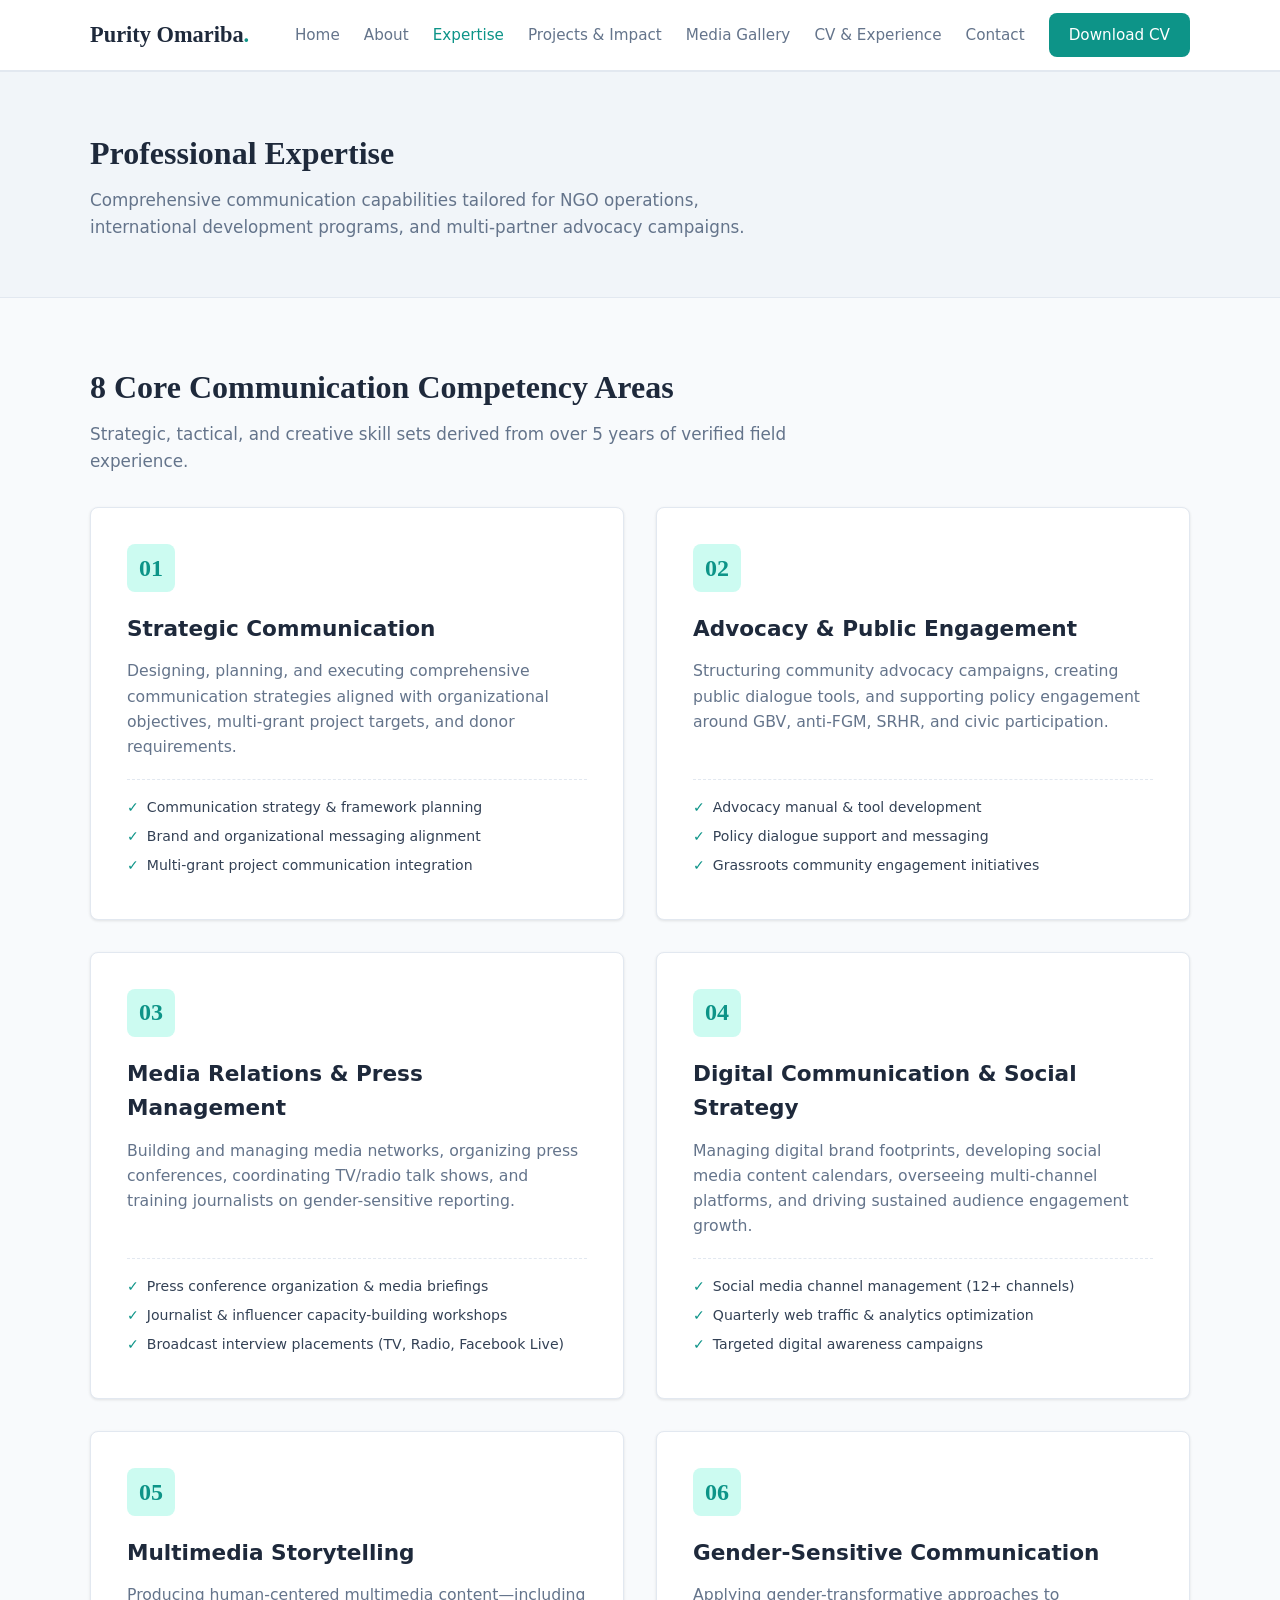
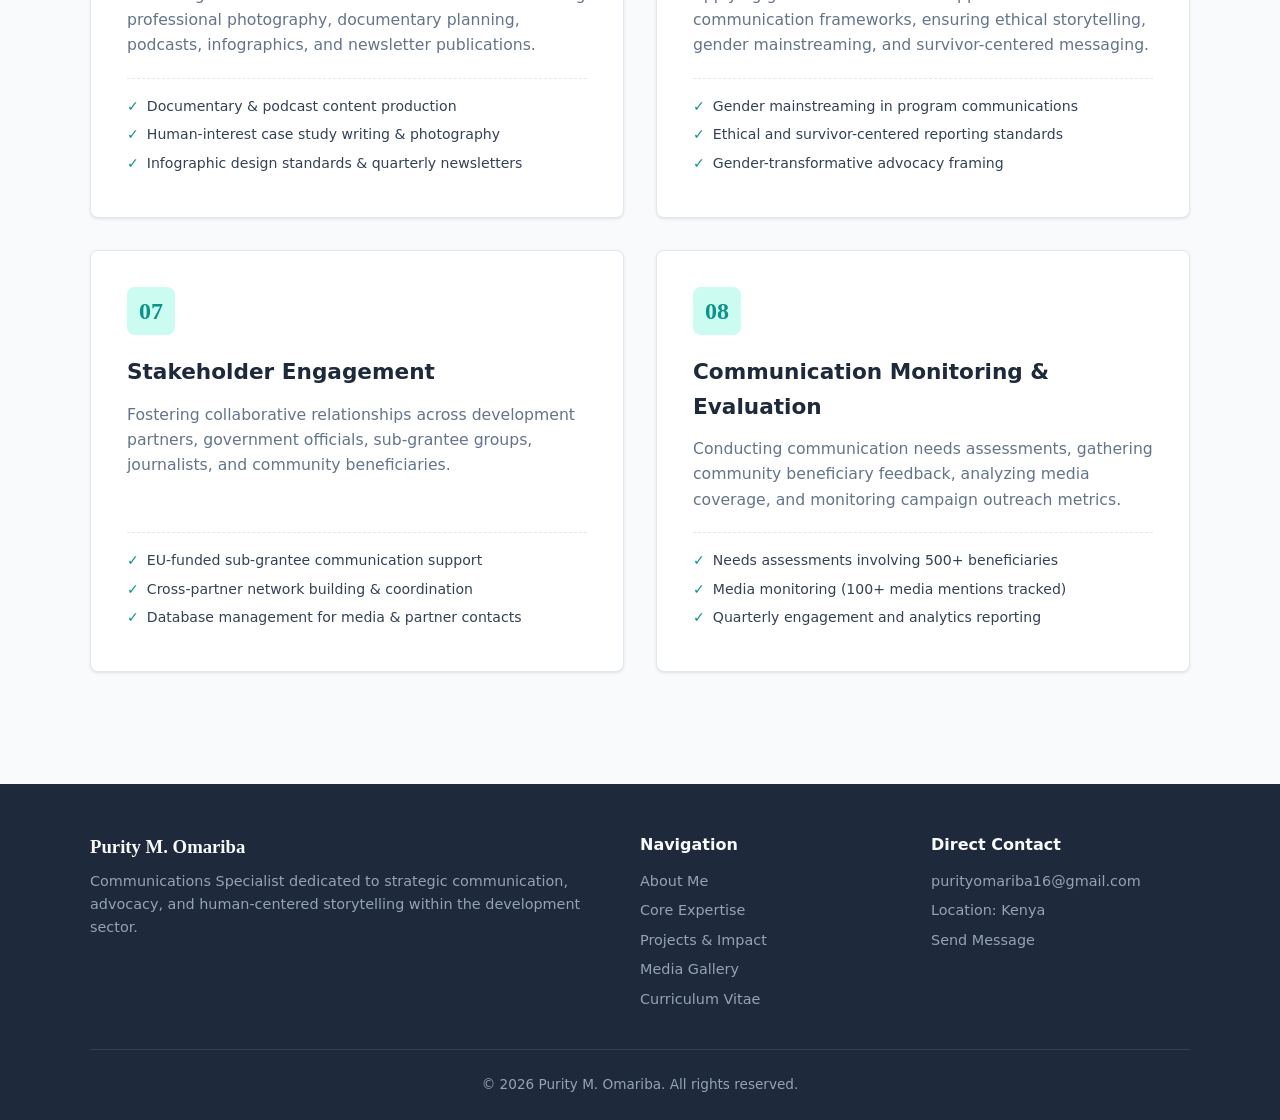
<file: expertise.html>
<!DOCTYPE html>
<html lang="en">
<head>
  <meta charset="UTF-8">
  <meta name="viewport" content="width=device-width, initial-scale=1.0">
  <meta name="description" content="Core communication competencies and strategic capabilities of Purity M. Omariba, Communications Specialist in the development sector.">
  <title>Core Expertise | Purity M. Omariba</title>
  <link rel="stylesheet" href="css/style.css?v=4">
  <style>
    /* Dedicated Page Styles for Expertise */
    .expertise-grid {
      display: grid;
      grid-template-columns: repeat(2, 1fr);
      gap: 2rem;
      margin-top: 2rem;
    }

    .expertise-card {
      background-color: var(--bg-card);
      border: 1px solid var(--border-color);
      border-radius: var(--radius);
      padding: 2.25rem;
      box-shadow: var(--shadow-sm);
      transition: var(--transition);
      display: flex;
      flex-direction: column;
      justify-content: space-between;
    }

    .expertise-card:hover {
      transform: translateY(-4px);
      box-shadow: var(--shadow-md);
      border-color: var(--primary);
    }

    .expertise-number {
      font-family: var(--font-heading);
      font-size: 1.5rem;
      font-weight: bold;
      color: var(--primary);
      background-color: var(--bg-accent);
      width: 48px;
      height: 48px;
      border-radius: var(--radius);
      display: flex;
      align-items: center;
      justify-content: center;
      margin-bottom: 1.25rem;
    }

    .expertise-title {
      font-size: 1.35rem;
      color: var(--secondary);
      margin-bottom: 0.75rem;
    }

    .expertise-desc {
      color: var(--text-muted);
      font-size: 0.98rem;
      line-height: 1.6;
      margin-bottom: 1.25rem;
    }

    .expertise-highlights {
      list-style: none;
      border-top: 1px dashed var(--border-color);
      padding-top: 1rem;
    }

    .expertise-highlights li {
      font-size: 0.88rem;
      color: var(--text-dark);
      margin-bottom: 0.4rem;
      display: flex;
      align-items: center;
      gap: 0.5rem;
    }

    .expertise-highlights li::before {
      content: "✓";
      color: var(--primary);
      font-weight: bold;
    }

    @media (max-width: 900px) {
      .expertise-grid {
        grid-template-columns: 1fr;
      }
    }
  </style>
</head>
<body>

  <!-- Navigation Bar -->
  <header class="navbar">
    <div class="container nav-container">
      <a href="index.html" class="logo">Purity Omariba<span>.</span></a>
      
      <!-- Far-Right Mobile Menu Toggle Button -->
      <button class="mobile-menu-toggle" id="mobile-menu-toggle" aria-label="Toggle navigation" aria-expanded="false">
        <span class="bar"></span>
        <span class="bar"></span>
        <span class="bar"></span>
      </button>

      <ul class="nav-links" id="nav-links">
        <li><a href="index.html">Home</a></li>
        <li><a href="about.html">About</a></li>
        <li><a href="expertise.html" class="active">Expertise</a></li>
        <li><a href="projects.html">Projects & Impact</a></li>
        <li><a href="gallery.html">Media Gallery</a></li>
        <li><a href="cv.html">CV & Experience</a></li>
        <li><a href="contact.html">Contact</a></li>
        <li><a href="docs/Purity_Omariba_CV.pdf" download class="btn btn-primary">Download CV</a></li>
      </ul>
    </div>
  </header>

  <!-- Page Banner -->
  <section class="section section-accent" style="padding: 3.5rem 0;">
    <div class="container">
      <h1 class="section-title">Professional Expertise</h1>
      <p class="section-subtitle">Comprehensive communication capabilities tailored for NGO operations, international development programs, and multi-partner advocacy campaigns.</p>
    </div>
  </section>

  <!-- Core Competencies Grid -->
  <section class="section">
    <div class="container">
      <div class="section-header" style="text-align: left; max-width: 100%; margin-bottom: 2rem;">
        <h2 class="section-title">8 Core Communication Competency Areas</h2>
        <p class="section-subtitle">Strategic, tactical, and creative skill sets derived from over 5 years of verified field experience.</p>
      </div>

      <div class="expertise-grid">

        <!-- Area 1 -->
        <article class="expertise-card">
          <div>
            <div class="expertise-number">01</div>
            <h3 class="expertise-title">Strategic Communication</h3>
            <p class="expertise-desc">
              Designing, planning, and executing comprehensive communication strategies aligned with organizational objectives, multi-grant project targets, and donor requirements.
            </p>
          </div>
          <ul class="expertise-highlights">
            <li>Communication strategy & framework planning</li>
            <li>Brand and organizational messaging alignment</li>
            <li>Multi-grant project communication integration</li>
          </ul>
        </article>

        <!-- Area 2 -->
        <article class="expertise-card">
          <div>
            <div class="expertise-number">02</div>
            <h3 class="expertise-title">Advocacy & Public Engagement</h3>
            <p class="expertise-desc">
              Structuring community advocacy campaigns, creating public dialogue tools, and supporting policy engagement around GBV, anti-FGM, SRHR, and civic participation.
            </p>
          </div>
          <ul class="expertise-highlights">
            <li>Advocacy manual & tool development</li>
            <li>Policy dialogue support and messaging</li>
            <li>Grassroots community engagement initiatives</li>
          </ul>
        </article>

        <!-- Area 3 -->
        <article class="expertise-card">
          <div>
            <div class="expertise-number">03</div>
            <h3 class="expertise-title">Media Relations & Press Management</h3>
            <p class="expertise-desc">
              Building and managing media networks, organizing press conferences, coordinating TV/radio talk shows, and training journalists on gender-sensitive reporting.
            </p>
          </div>
          <ul class="expertise-highlights">
            <li>Press conference organization & media briefings</li>
            <li>Journalist & influencer capacity-building workshops</li>
            <li>Broadcast interview placements (TV, Radio, Facebook Live)</li>
          </ul>
        </article>

        <!-- Area 4 -->
        <article class="expertise-card">
          <div>
            <div class="expertise-number">04</div>
            <h3 class="expertise-title">Digital Communication & Social Strategy</h3>
            <p class="expertise-desc">
              Managing digital brand footprints, developing social media content calendars, overseeing multi-channel platforms, and driving sustained audience engagement growth.
            </p>
          </div>
          <ul class="expertise-highlights">
            <li>Social media channel management (12+ channels)</li>
            <li>Quarterly web traffic & analytics optimization</li>
            <li>Targeted digital awareness campaigns</li>
          </ul>
        </article>

        <!-- Area 5 -->
        <article class="expertise-card">
          <div>
            <div class="expertise-number">05</div>
            <h3 class="expertise-title">Multimedia Storytelling</h3>
            <p class="expertise-desc">
              Producing human-centered multimedia content—including professional photography, documentary planning, podcasts, infographics, and newsletter publications.
            </p>
          </div>
          <ul class="expertise-highlights">
            <li>Documentary & podcast content production</li>
            <li>Human-interest case study writing & photography</li>
            <li>Infographic design standards & quarterly newsletters</li>
          </ul>
        </article>

        <!-- Area 6 -->
        <article class="expertise-card">
          <div>
            <div class="expertise-number">06</div>
            <h3 class="expertise-title">Gender-Sensitive Communication</h3>
            <p class="expertise-desc">
              Applying gender-transformative approaches to communication frameworks, ensuring ethical storytelling, gender mainstreaming, and survivor-centered messaging.
            </p>
          </div>
          <ul class="expertise-highlights">
            <li>Gender mainstreaming in program communications</li>
            <li>Ethical and survivor-centered reporting standards</li>
            <li>Gender-transformative advocacy framing</li>
          </ul>
        </article>

        <!-- Area 7 -->
        <article class="expertise-card">
          <div>
            <div class="expertise-number">07</div>
            <h3 class="expertise-title">Stakeholder Engagement</h3>
            <p class="expertise-desc">
              Fostering collaborative relationships across development partners, government officials, sub-grantee groups, journalists, and community beneficiaries.
            </p>
          </div>
          <ul class="expertise-highlights">
            <li>EU-funded sub-grantee communication support</li>
            <li>Cross-partner network building & coordination</li>
            <li>Database management for media & partner contacts</li>
          </ul>
        </article>

        <!-- Area 8 -->
        <article class="expertise-card">
          <div>
            <div class="expertise-number">08</div>
            <h3 class="expertise-title">Communication Monitoring & Evaluation</h3>
            <p class="expertise-desc">
              Conducting communication needs assessments, gathering community beneficiary feedback, analyzing media coverage, and monitoring campaign outreach metrics.
            </p>
          </div>
          <ul class="expertise-highlights">
            <li>Needs assessments involving 500+ beneficiaries</li>
            <li>Media monitoring (100+ media mentions tracked)</li>
            <li>Quarterly engagement and analytics reporting</li>
          </ul>
        </article>

      </div>
    </div>
  </section>

  <!-- Footer -->
  <footer class="footer">
    <div class="container">
      <div class="footer-grid">
        <div class="footer-brand">
          <h3>Purity M. Omariba</h3>
          <p>Communications Specialist dedicated to strategic communication, advocacy, and human-centered storytelling within the development sector.</p>
        </div>
        <div class="footer-links">
          <h4>Navigation</h4>
          <ul>
            <li><a href="about.html">About Me</a></li>
            <li><a href="expertise.html">Core Expertise</a></li>
            <li><a href="projects.html">Projects & Impact</a></li>
            <li><a href="gallery.html">Media Gallery</a></li>
            <li><a href="cv.html">Curriculum Vitae</a></li>
          </ul>
        </div>
        <div class="footer-links">
          <h4>Direct Contact</h4>
          <ul>
            <li><a href="mailto:purityomariba16@gmail.com">purityomariba16@gmail.com</a></li>
            <li>Location: Kenya</li>
            <li><a href="contact.html">Send Message</a></li>
          </ul>
        </div>
      </div>
      <div class="footer-bottom">
        <p>&copy; 2026 Purity M. Omariba. All rights reserved.</p>
      </div>
    </div>
  </footer>

  <!-- Link External JavaScript -->
  <script src="js/script.js?v=4"></script>

</body>
</html>
</file>
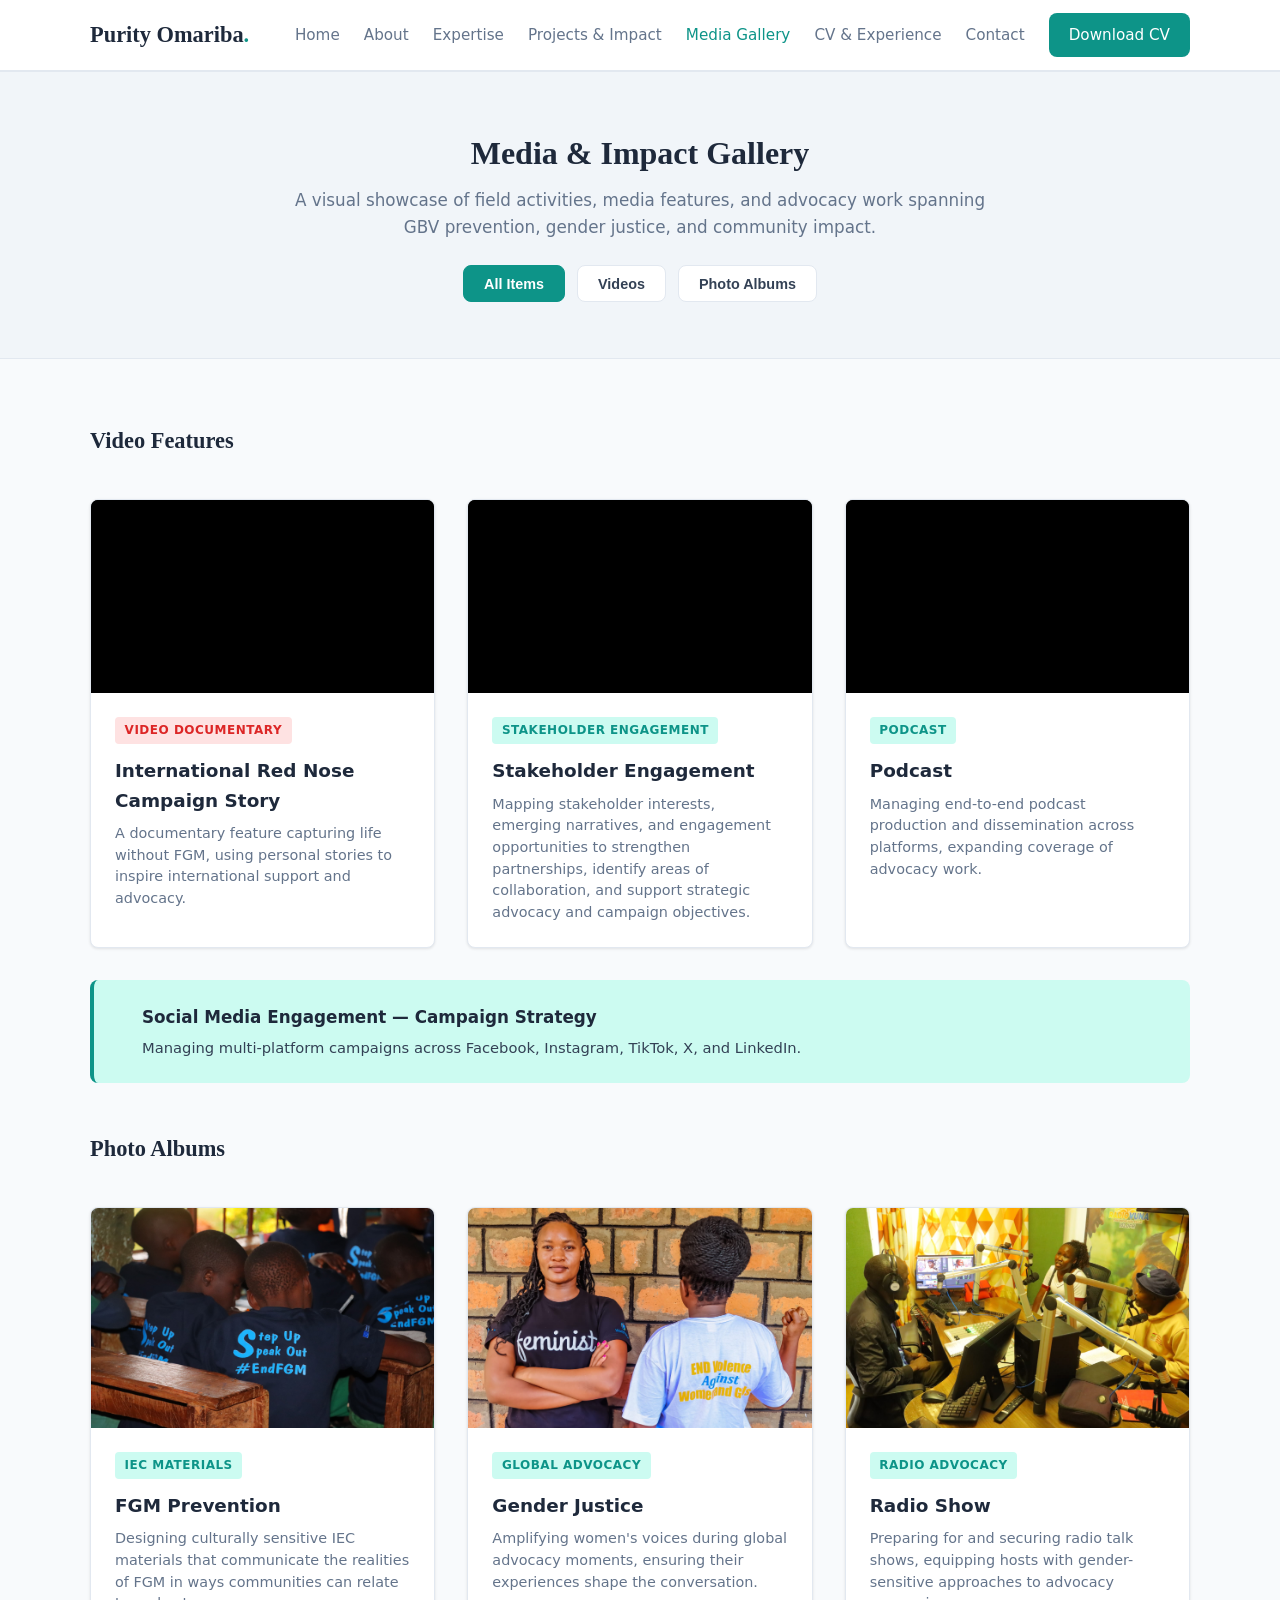
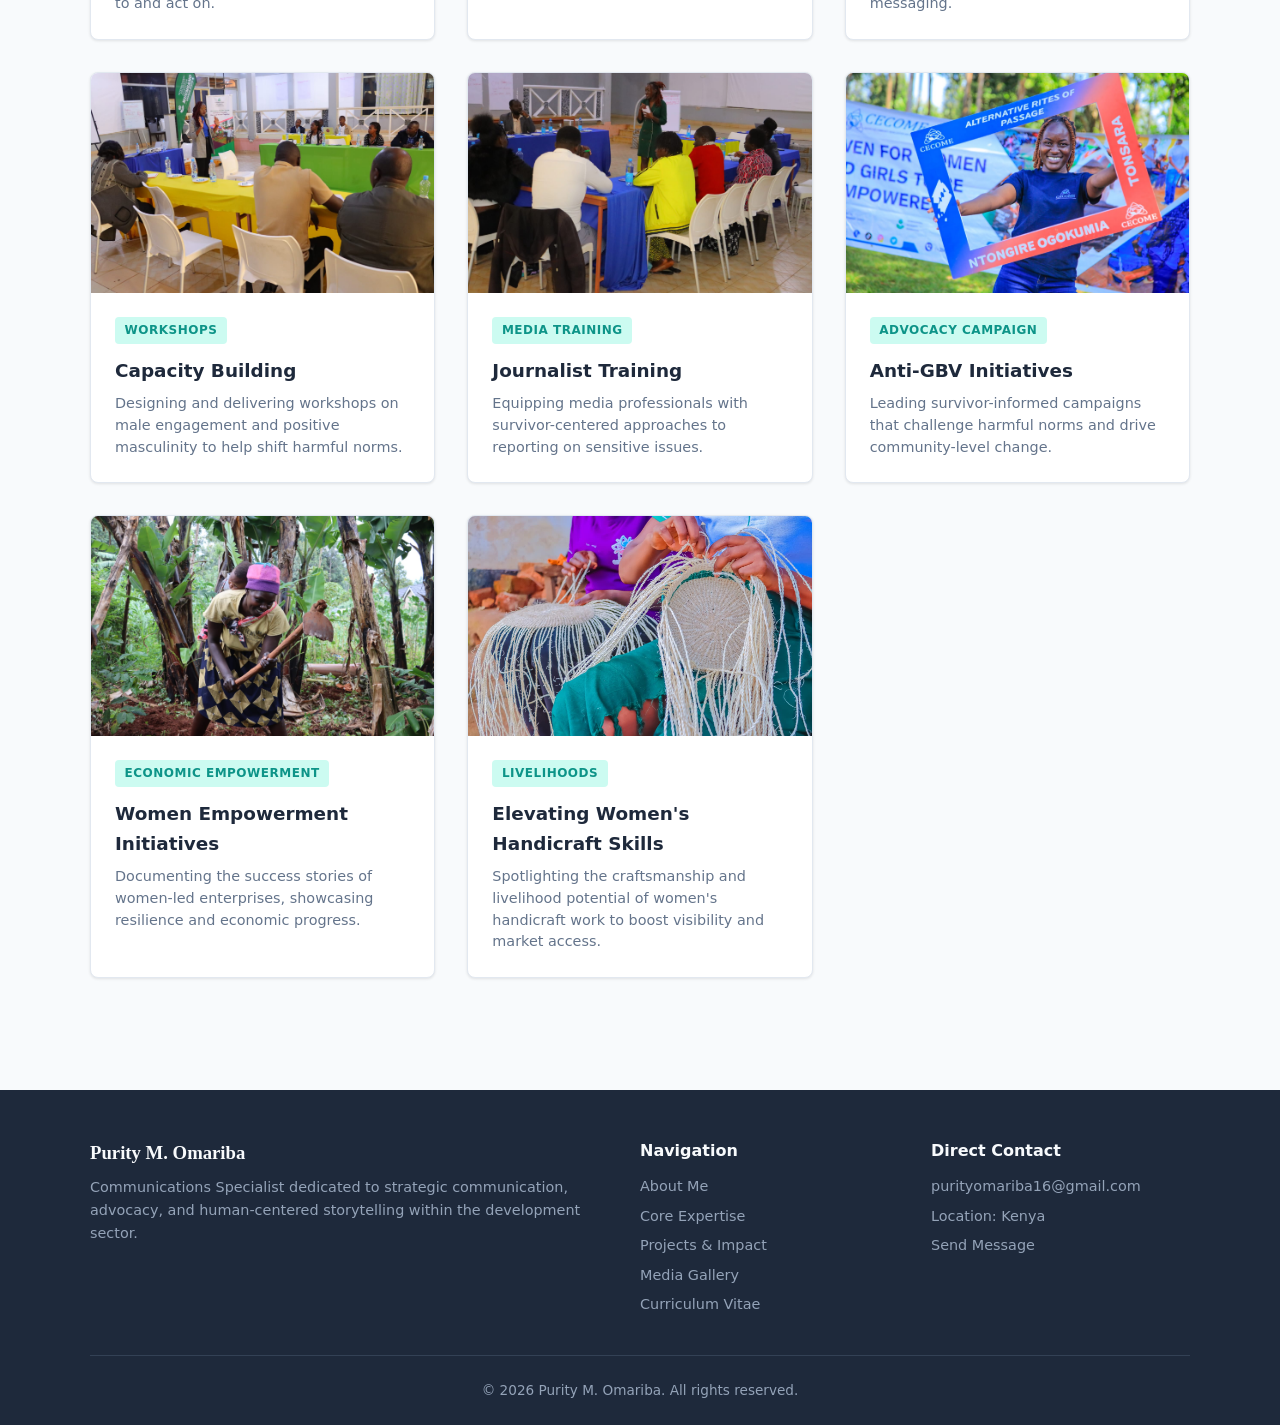
<file: gallery.html>
<!DOCTYPE html>
<html lang="en">
<head>
  <meta charset="UTF-8">
  <meta name="viewport" content="width=device-width, initial-scale=1.0">
  <meta name="description" content="Advocacy campaigns, media training, radio and TV features, and field photography documenting GBV prevention, gender justice, and community impact by Purity M. Omariba.">
  <title>Media & Impact Gallery | Purity M. Omariba</title>
  <link rel="stylesheet" href="css/style.css?v=4">
  <style>
    /* Dedicated Page Styling for Media Gallery */
    .filter-wrapper {
      display: flex;
      justify-content: center;
      gap: 0.75rem;
      flex-wrap: wrap;
      margin-top: 1.5rem;
    }

    .filter-btn {
      background-color: var(--bg-card);
      border: 1px solid var(--border-color);
      color: var(--text-dark);
      padding: 0.6rem 1.25rem;
      border-radius: var(--radius);
      font-weight: 600;
      font-size: 0.9rem;
      cursor: pointer;
      transition: var(--transition);
    }

    .filter-btn:hover,
    .filter-btn.active {
      background-color: var(--primary);
      color: #ffffff;
      border-color: var(--primary);
    }

    .gallery-grid {
      display: grid;
      grid-template-columns: repeat(3, 1fr);
      gap: 2rem;
      margin-top: 2.5rem;
    }

    .media-card {
      background-color: var(--bg-card);
      border: 1px solid var(--border-color);
      border-radius: var(--radius);
      overflow: hidden;
      box-shadow: var(--shadow-sm);
      transition: var(--transition);
      display: flex;
      flex-direction: column;
    }

    .media-card:hover {
      transform: translateY(-4px);
      box-shadow: var(--shadow-md);
      border-color: var(--primary);
    }

    /* Video Container (16:9 Aspect Ratio) — holds the YouTube <iframe>
       embeds for each video card */
    .video-container {
      position: relative;
      width: 100%;
      padding-top: 56.25%; /* 16:9 Aspect Ratio */
      background-color: #000000;
    }

    .video-container video,
    .video-container iframe {
      position: absolute;
      top: 0;
      left: 0;
      width: 100%;
      height: 100%;
      border: 0;
      object-fit: cover;
      background-color: #000000;
    }

    .media-image-wrapper {
      position: relative;
      width: 100%;
      height: 220px;
      overflow: hidden;
      background-color: var(--bg-accent);
    }

    .media-image-wrapper img {
      width: 100%;
      height: 100%;
      object-fit: cover;
      transition: var(--transition);
    }

    .media-card:hover .media-image-wrapper img {
      transform: scale(1.05);
    }

    .media-body {
      padding: 1.5rem;
      display: flex;
      flex-direction: column;
      flex-grow: 1;
    }

    .media-tag {
      display: inline-block;
      align-self: flex-start;
      font-size: 0.75rem;
      font-weight: 700;
      text-transform: uppercase;
      letter-spacing: 0.5px;
      padding: 0.25rem 0.6rem;
      border-radius: 4px;
      margin-bottom: 0.75rem;
      background-color: var(--bg-accent);
      color: var(--primary);
    }

    .media-tag.video {
      background-color: #fee2e2;
      color: #dc2626;
    }

    .media-tag.press {
      background-color: #dcfce7;
      color: #16a34a;
    }

    .media-title {
      font-size: 1.15rem;
      color: var(--secondary);
      margin-bottom: 0.5rem;
    }

    .media-desc {
      color: var(--text-muted);
      font-size: 0.9rem;
      line-height: 1.5;
    }

    /* Section divider label, sits above each grid (Videos / Photos) */
    .gallery-subheading {
      font-family: var(--font-heading);
      font-size: 1.4rem;
      color: var(--secondary);
      margin-top: 3rem;
      margin-bottom: 0.25rem;
    }

    .gallery-subheading:first-of-type {
      margin-top: 0;
    }

    /* Catchy highlight note — sits below the video grid */
    .highlight-note {
      display: flex;
      align-items: center;
      gap: 1.25rem;
      background-color: var(--bg-accent);
      border-left: 4px solid var(--primary);
      border-radius: var(--radius);
      padding: 1.5rem 1.75rem;
      margin-top: 2rem;
    }

    .highlight-icon {
      font-size: 1.8rem;
      flex-shrink: 0;
    }

    .highlight-note h4 {
      color: var(--secondary);
      font-size: 1.05rem;
      margin-bottom: 0.35rem;
    }

    .highlight-note p {
      color: var(--text-dark);
      font-size: 0.92rem;
      line-height: 1.5;
      margin: 0;
    }

    @media (max-width: 992px) {
      .gallery-grid {
        grid-template-columns: repeat(2, 1fr);
      }
    }

    @media (max-width: 600px) {
      .gallery-grid {
        grid-template-columns: 1fr;
      }
      .highlight-note {
        flex-direction: column;
        text-align: center;
      }
    }
  </style>
</head>
<body>

  <!-- Navigation Bar -->
  <header class="navbar">
    <div class="container nav-container">
      <a href="index.html" class="logo">Purity Omariba<span>.</span></a>
      
      <!-- Far-Right Mobile Menu Toggle Button -->
      <button class="mobile-menu-toggle" id="mobile-menu-toggle" aria-label="Toggle navigation" aria-expanded="false">
        <span class="bar"></span>
        <span class="bar"></span>
        <span class="bar"></span>
      </button>

      <ul class="nav-links" id="nav-links">
        <li><a href="index.html">Home</a></li>
        <li><a href="about.html">About</a></li>
        <li><a href="expertise.html">Expertise</a></li>
        <li><a href="projects.html">Projects & Impact</a></li>
        <li><a href="gallery.html" class="active">Media Gallery</a></li>
        <li><a href="cv.html">CV & Experience</a></li>
        <li><a href="contact.html">Contact</a></li>
        <li><a href="docs/Purity_Omariba_CV.pdf" download class="btn btn-primary">Download CV</a></li>
      </ul>
    </div>
  </header>

  <!-- Page Banner -->
  <section class="section section-accent" style="padding: 3.5rem 0;">
    <div class="container" style="text-align: center;">
      <h1 class="section-title">Media & Impact Gallery</h1>
      <p class="section-subtitle" style="margin-left: auto; margin-right: auto;">
        A visual showcase of field activities, media features, and advocacy work spanning GBV prevention, gender justice, and community impact.
      </p>

      <!-- Category Filter Buttons -->
      <div class="filter-wrapper">
        <button class="filter-btn active" onclick="filterGallery('all')">All Items</button>
        <button class="filter-btn" onclick="filterGallery('video')">Videos</button>
        <button class="filter-btn" onclick="filterGallery('photo')">Photo Albums</button>
      </div>
    </div>
  </section>

  <!-- Gallery Grid Section -->
  <section class="section">
    <div class="container">

      <!-- ============ VIDEOS (3) ============ -->
      <h2 class="gallery-subheading">Video Features</h2>
      <div class="gallery-grid">

        <!-- Video 1: now a YouTube embed -->
        <article class="media-card video">
          <div class="video-container">
            <iframe src="https://www.youtube-nocookie.com/embed/5i8FM86zQKY" title="International Red Nose Campaign Story" allow="accelerometer; autoplay; clipboard-write; encrypted-media; gyroscope; picture-in-picture" allowfullscreen></iframe>
          </div>
          <div class="media-body">
            <span class="media-tag video">Video Documentary</span>
            <h3 class="media-title">International Red Nose Campaign Story</h3>
            <p class="media-desc">A documentary feature capturing life without FGM, using personal stories to inspire international support and advocacy.</p>
          </div>
        </article>

        <!-- Video 2: now a YouTube embed -->
        <article class="media-card video">
          <div class="video-container">
            <iframe src="https://www.youtube-nocookie.com/embed/IpPzeqplItc" title="Stakeholder Engagement" allow="accelerometer; autoplay; clipboard-write; encrypted-media; gyroscope; picture-in-picture" allowfullscreen></iframe>
          </div>
          <div class="media-body">
            <span class="media-tag">Stakeholder Engagement</span>
            <h3 class="media-title">Stakeholder Engagement</h3>
            <p class="media-desc">Mapping stakeholder interests, emerging narratives, and engagement opportunities to strengthen partnerships, identify areas of collaboration, and support strategic advocacy and campaign objectives.</p>
          </div>
        </article>

        <!-- Video 3: now a YouTube embed -->
        <article class="media-card video">
          <div class="video-container">
            <iframe src="https://www.youtube-nocookie.com/embed/pbEls8yiB2Y" title="Podcast" allow="accelerometer; autoplay; clipboard-write; encrypted-media; gyroscope; picture-in-picture" allowfullscreen></iframe>
          </div>
          <div class="media-body">
            <span class="media-tag">Podcast</span>
            <h3 class="media-title">Podcast</h3>
            <p class="media-desc">Managing end-to-end podcast production and dissemination across platforms, expanding coverage of advocacy work.</p>
          </div>
        </article>

      </div>

      <!-- Catchy highlight note, placed right under the video section -->
      <div class="highlight-note">
        <span class="highlight-icon"></span>
        <div>
          <h4>Social Media Engagement — Campaign Strategy</h4>
          <p>Managing multi-platform campaigns across Facebook, Instagram, TikTok, X, and LinkedIn.</p>
        </div>
      </div>

      <!-- ============ PHOTOS (8) ============ -->
      <h2 class="gallery-subheading">Photo Albums</h2>
      <div class="gallery-grid">

        <!-- Photo 1 -->
        <article class="media-card photo">
          <div class="media-image-wrapper">
            <img src="images/fgm.jpg" alt="FGM prevention IEC materials" loading="lazy">
          </div>
          <div class="media-body">
            <span class="media-tag">IEC Materials</span>
            <h3 class="media-title">FGM Prevention</h3>
            <p class="media-desc">Designing culturally sensitive IEC materials that communicate the realities of FGM in ways communities can relate to and act on.</p>
          </div>
        </article>

        <!-- Photo 2 -->
        <article class="media-card photo">
          <div class="media-image-wrapper">
            <img src="images/gender.jpg" alt="Amplifying women's voices at a global advocacy moment" loading="lazy">
          </div>
          <div class="media-body">
            <span class="media-tag">Global Advocacy</span>
            <h3 class="media-title">Gender Justice</h3>
            <p class="media-desc">Amplifying women's voices during global advocacy moments, ensuring their experiences shape the conversation.</p>
          </div>
        </article>

        <!-- Photo 3 -->
        <article class="media-card photo">
          <div class="media-image-wrapper">
            <img src="images/radio.jpg" alt="Preparing for a radio talk show on advocacy messaging" loading="lazy">
          </div>
          <div class="media-body">
            <span class="media-tag">Radio Advocacy</span>
            <h3 class="media-title">Radio Show</h3>
            <p class="media-desc">Preparing for and securing radio talk shows, equipping hosts with gender-sensitive approaches to advocacy messaging.</p>
          </div>
        </article>

        <!-- Photo 4 -->
        <article class="media-card photo">
          <div class="media-image-wrapper">
            <img src="images/capacity_building.jpg" alt="Workshop on male engagement and positive masculinity" loading="lazy">
          </div>
          <div class="media-body">
            <span class="media-tag">Workshops</span>
            <h3 class="media-title">Capacity Building</h3>
            <p class="media-desc">Designing and delivering workshops on male engagement and positive masculinity to help shift harmful norms.</p>
          </div>
        </article>

        <!-- Photo 5 -->
        <article class="media-card photo">
          <div class="media-image-wrapper">
            <img src="images/journal.jpg" alt="Journalist training session on survivor-centered reporting" loading="lazy">
          </div>
          <div class="media-body">
            <span class="media-tag">Media Training</span>
            <h3 class="media-title">Journalist Training</h3>
            <p class="media-desc">Equipping media professionals with survivor-centered approaches to reporting on sensitive issues.</p>
          </div>
        </article>

        <!-- Photo 6 -->
        <article class="media-card photo">
          <div class="media-image-wrapper">
            <img src="images/ant_gbv.jpg" alt="Survivor-informed anti-GBV campaign" loading="lazy">
          </div>
          <div class="media-body">
            <span class="media-tag">Advocacy Campaign</span>
            <h3 class="media-title">Anti-GBV Initiatives</h3>
            <p class="media-desc">Leading survivor-informed campaigns that challenge harmful norms and drive community-level change.</p>
          </div>
        </article>

        <!-- Photo 7 -->
        <article class="media-card photo">
          <div class="media-image-wrapper">
            <img src="images/women.jpg" alt="Success story of a women-led enterprise" loading="lazy">
          </div>
          <div class="media-body">
            <span class="media-tag">Economic Empowerment</span>
            <h3 class="media-title">Women Empowerment Initiatives</h3>
            <p class="media-desc">Documenting the success stories of women-led enterprises, showcasing resilience and economic progress.</p>
          </div>
        </article>

        <!-- Photo 8 -->
        <article class="media-card photo">
          <div class="media-image-wrapper">
            <img src="images/visibility.jpg" alt="Women's handicraft skills on display" loading="lazy">
          </div>
          <div class="media-body">
            <span class="media-tag">Livelihoods</span>
            <h3 class="media-title">Elevating Women's Handicraft Skills</h3>
            <p class="media-desc">Spotlighting the craftsmanship and livelihood potential of women's handicraft work to boost visibility and market access.</p>
          </div>
        </article>

      </div>

    </div>
  </section>

  <!-- Footer -->
  <footer class="footer">
    <div class="container">
      <div class="footer-grid">
        <div class="footer-brand">
          <h3>Purity M. Omariba</h3>
          <p>Communications Specialist dedicated to strategic communication, advocacy, and human-centered storytelling within the development sector.</p>
        </div>
        <div class="footer-links">
          <h4>Navigation</h4>
          <ul>
            <li><a href="about.html">About Me</a></li>
            <li><a href="expertise.html">Core Expertise</a></li>
            <li><a href="projects.html">Projects & Impact</a></li>
            <li><a href="gallery.html">Media Gallery</a></li>
            <li><a href="cv.html">Curriculum Vitae</a></li>
          </ul>
        </div>
        <div class="footer-links">
          <h4>Direct Contact</h4>
          <ul>
            <li><a href="mailto:purityomariba16@gmail.com">purityomariba16@gmail.com</a></li>
            <li>Location: Kenya</li>
            <li><a href="contact.html">Send Message</a></li>
          </ul>
        </div>
      </div>
      <div class="footer-bottom">
        <p>&copy; 2026 Purity M. Omariba. All rights reserved.</p>
      </div>
    </div>
  </footer>

  <!-- Script for Filtering and Mobile Menu -->
  <script src="js/script.js?v=4"></script>
  <script>
    function filterGallery(category) {
      const cards = document.querySelectorAll('.media-card');
      const buttons = document.querySelectorAll('.filter-btn');

      buttons.forEach(btn => btn.classList.remove('active'));
      event.target.classList.add('active');

      cards.forEach(card => {
        if (category === 'all' || card.classList.contains(category)) {
          card.style.display = 'flex';
        } else {
          card.style.display = 'none';
        }
      });
    }
  </script>

</body>
</html>
</file>
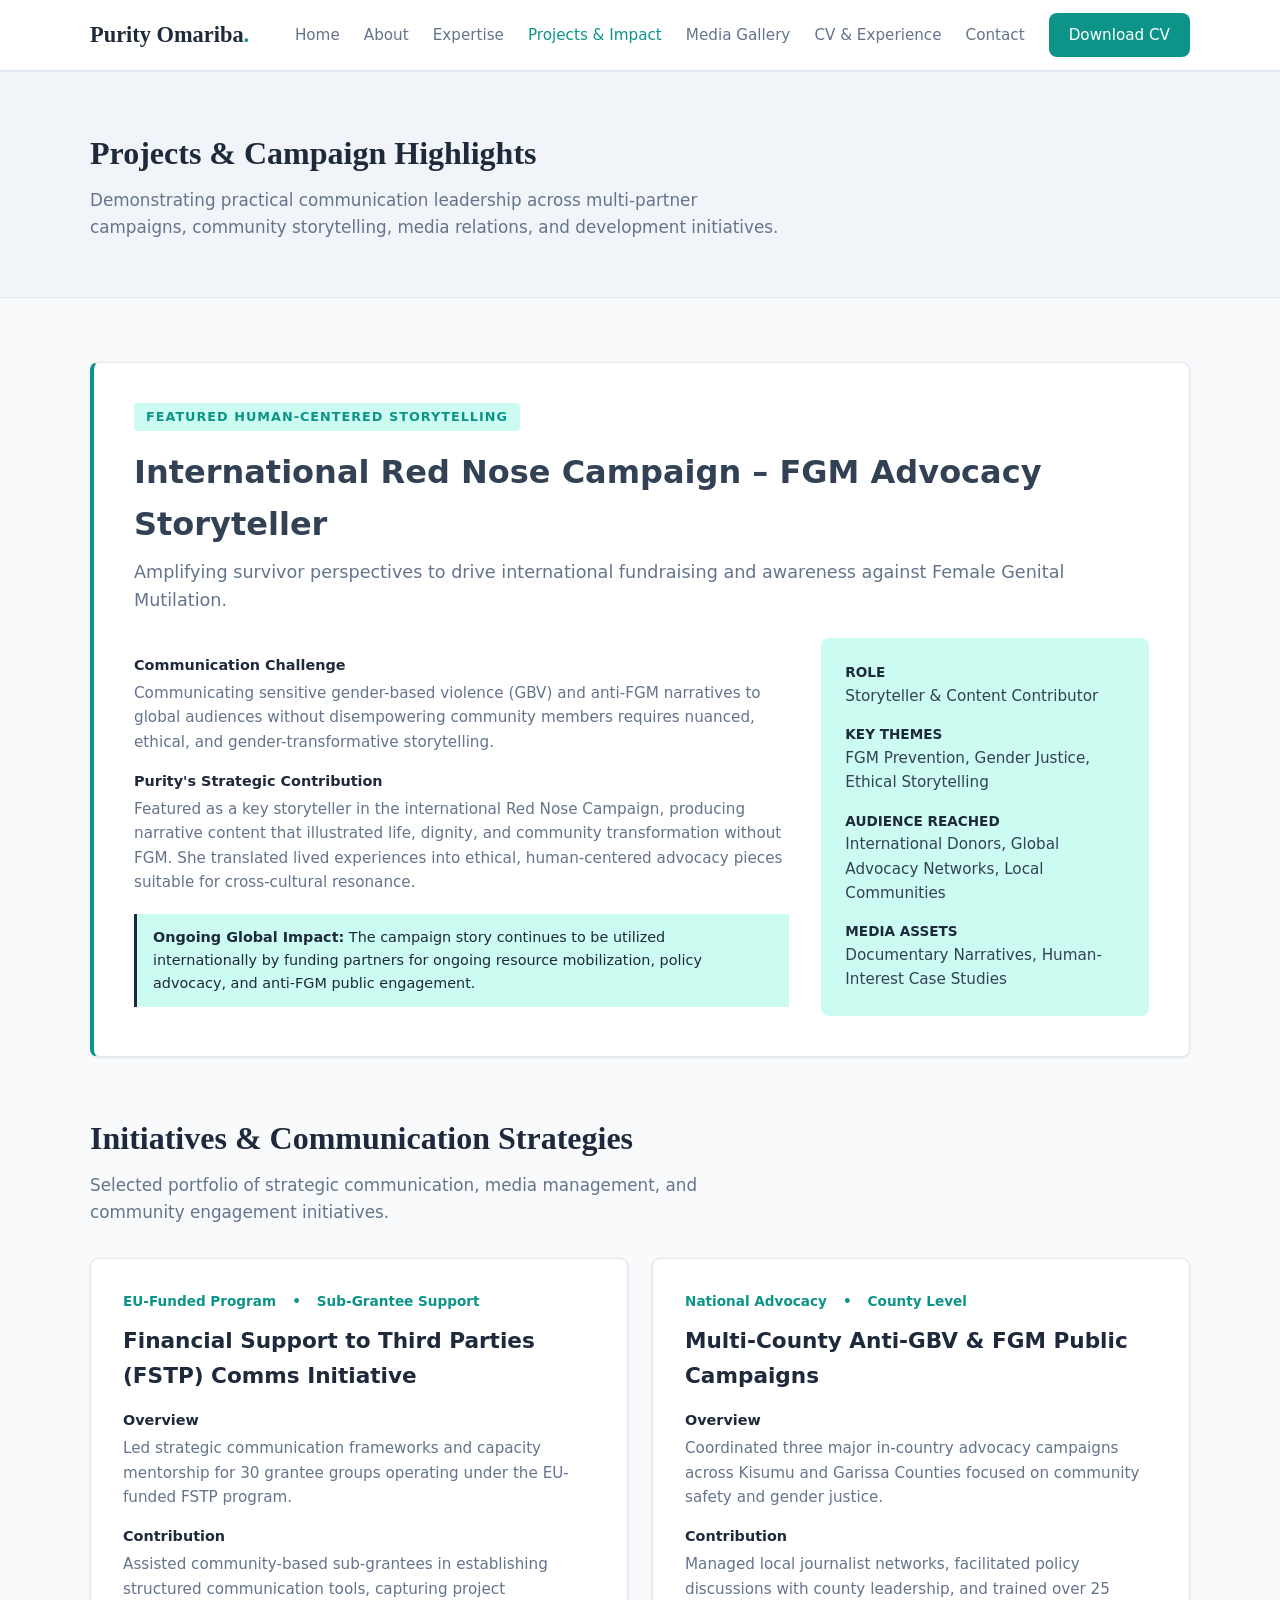
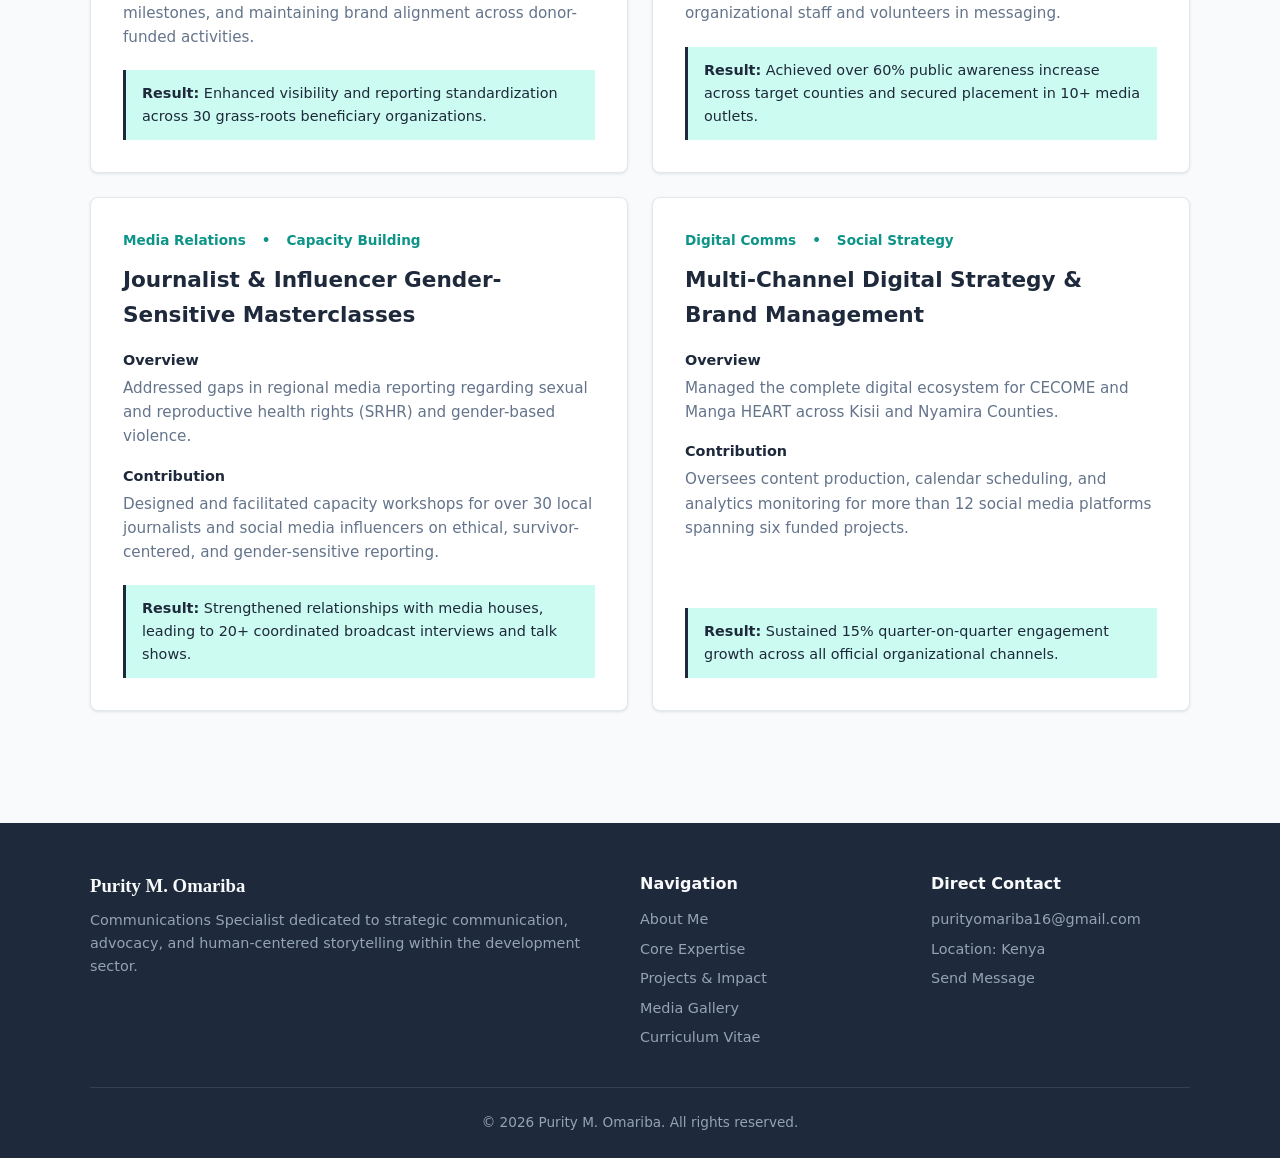
<file: projects.html>
<!DOCTYPE html>
<html lang="en">
<head>
  <meta charset="UTF-8">
  <meta name="viewport" content="width=device-width, initial-scale=1.0">
  <meta name="description" content="Featured communication projects, advocacy campaigns, and case studies by Purity M. Omariba, including the Red Nose Campaign and EU-funded grantee initiatives.">
  <title>Projects & Campaigns | Purity M. Omariba</title>
  <link rel="stylesheet" href="css/style.css?v=4">
  <style>
    /* Custom Styling for Projects Page */
    .case-study-hero {
      background-color: var(--bg-card);
      border: 1px solid var(--border-color);
      border-left: 4px solid var(--primary);
      border-radius: var(--radius);
      padding: 2.5rem;
      margin-bottom: 3.5rem;
      box-shadow: var(--shadow-sm);
    }

    .case-study-tag {
      display: inline-block;
      font-size: 0.8rem;
      font-weight: 700;
      text-transform: uppercase;
      letter-spacing: 1px;
      color: var(--primary);
      background-color: var(--bg-accent);
      padding: 0.25rem 0.75rem;
      border-radius: 4px;
      margin-bottom: 1rem;
    }

    .case-study-grid {
      display: grid;
      grid-template-columns: 2fr 1fr;
      gap: 2rem;
      margin-top: 1.5rem;
    }

    .meta-list {
      list-style: none;
      background-color: var(--bg-accent);
      padding: 1.5rem;
      border-radius: var(--radius);
    }

    .meta-list li {
      margin-bottom: 1rem;
      font-size: 0.95rem;
    }

    .meta-list li:last-child {
      margin-bottom: 0;
    }

    .meta-label {
      font-weight: 700;
      color: var(--secondary);
      display: block;
      font-size: 0.85rem;
      text-transform: uppercase;
    }

    .project-card {
      background-color: var(--bg-card);
      border: 1px solid var(--border-color);
      border-radius: var(--radius);
      padding: 2rem;
      display: flex;
      flex-direction: column;
      justify-content: space-between;
      box-shadow: var(--shadow-sm);
      transition: var(--transition);
    }

    .project-card:hover {
      transform: translateY(-4px);
      box-shadow: var(--shadow-md);
    }

    .project-meta-inline {
      display: flex;
      gap: 1rem;
      font-size: 0.85rem;
      color: var(--primary);
      font-weight: 600;
      margin-bottom: 0.75rem;
    }

    .project-title {
      font-size: 1.35rem;
      margin-bottom: 1rem;
      color: var(--secondary);
    }

    .project-section-title {
      font-weight: 700;
      font-size: 0.9rem;
      color: var(--secondary);
      margin-top: 1rem;
      margin-bottom: 0.25rem;
    }

    .project-text {
      color: var(--text-muted);
      font-size: 0.95rem;
    }

    .result-badge {
      background-color: var(--bg-accent);
      border-left: 3px solid var(--secondary);
      padding: 0.75rem 1rem;
      margin-top: 1.25rem;
      font-size: 0.9rem;
      color: var(--secondary);
      font-weight: 500;
    }

    @media (max-width: 900px) {
      .case-study-grid {
        grid-template-columns: 1fr;
      }
    }
  </style>
</head>
<body>

  <!-- Navigation Bar -->
  <header class="navbar">
    <div class="container nav-container">
      <a href="index.html" class="logo">Purity Omariba<span>.</span></a>
      
      <!-- Far-Right Mobile Menu Toggle Button -->
      <button class="mobile-menu-toggle" id="mobile-menu-toggle" aria-label="Toggle navigation" aria-expanded="false">
        <span class="bar"></span>
        <span class="bar"></span>
        <span class="bar"></span>
      </button>

      <ul class="nav-links" id="nav-links">
        <li><a href="index.html">Home</a></li>
        <li><a href="about.html">About</a></li>
        <li><a href="expertise.html">Expertise</a></li>
        <li><a href="projects.html" class="active">Projects & Impact</a></li>
        <li><a href="gallery.html">Media Gallery</a></li>
        <li><a href="cv.html">CV & Experience</a></li>
        <li><a href="contact.html">Contact</a></li>
        <li><a href="docs/Purity_Omariba_CV.pdf" download class="btn btn-primary">Download CV</a></li>
      </ul>
    </div>
  </header>

  <!-- Page Banner -->
  <section class="section section-accent" style="padding: 3.5rem 0;">
    <div class="container">
      <h1 class="section-title">Projects & Campaign Highlights</h1>
      <p class="section-subtitle">Demonstrating practical communication leadership across multi-partner campaigns, community storytelling, media relations, and development initiatives.</p>
    </div>
  </section>

  <!-- Featured Spotlight Case Study -->
  <section class="section">
    <div class="container">
      <div class="case-study-hero">
        <span class="case-study-tag">Featured Human-Centered Storytelling</span>
        <h2 style="font-size: 2rem; margin-bottom: 0.5rem;">International Red Nose Campaign – FGM Advocacy Storyteller</h2>
        <p style="color: var(--text-muted); font-size: 1.1rem;">Amplifying survivor perspectives to drive international fundraising and awareness against Female Genital Mutilation.</p>
        
        <div class="case-study-grid">
          <div>
            <div class="project-section-title">Communication Challenge</div>
            <p class="project-text">
              Communicating sensitive gender-based violence (GBV) and anti-FGM narratives to global audiences without disempowering community members requires nuanced, ethical, and gender-transformative storytelling.
            </p>

            <div class="project-section-title">Purity's Strategic Contribution</div>
            <p class="project-text">
              Featured as a key storyteller in the international Red Nose Campaign, producing narrative content that illustrated life, dignity, and community transformation without FGM. She translated lived experiences into ethical, human-centered advocacy pieces suitable for cross-cultural resonance.
            </p>

            <div class="result-badge">
              <strong>Ongoing Global Impact:</strong> The campaign story continues to be utilized internationally by funding partners for ongoing resource mobilization, policy advocacy, and anti-FGM public engagement.
            </div>
          </div>

          <div>
            <ul class="meta-list">
              <li>
                <span class="meta-label">Role</span>
                Storyteller & Content Contributor
              </li>
              <li>
                <span class="meta-label">Key Themes</span>
                FGM Prevention, Gender Justice, Ethical Storytelling
              </li>
              <li>
                <span class="meta-label">Audience Reached</span>
                International Donors, Global Advocacy Networks, Local Communities
              </li>
              <li>
                <span class="meta-label">Media Assets</span>
                Documentary Narratives, Human-Interest Case Studies
              </li>
            </ul>
          </div>
        </div>
      </div>

      <!-- Other Featured Projects Grid -->
      <div class="section-header" style="text-align: left; margin-bottom: 2rem;">
        <h2 class="section-title">Initiatives & Communication Strategies</h2>
        <p class="section-subtitle">Selected portfolio of strategic communication, media management, and community engagement initiatives.</p>
      </div>

      <div class="grid-2">

        <!-- Project 1 -->
        <div class="project-card">
          <div>
            <div class="project-meta-inline">
              <span>EU-Funded Program</span>
              <span>•</span>
              <span>Sub-Grantee Support</span>
            </div>
            <h3 class="project-title">Financial Support to Third Parties (FSTP) Comms Initiative</h3>
            
            <div class="project-section-title">Overview</div>
            <p class="project-text">Led strategic communication frameworks and capacity mentorship for 30 grantee groups operating under the EU-funded FSTP program.</p>
            
            <div class="project-section-title">Contribution</div>
            <p class="project-text">Assisted community-based sub-grantees in establishing structured communication tools, capturing project milestones, and maintaining brand alignment across donor-funded activities.</p>
          </div>
          <div class="result-badge">
            <strong>Result:</strong> Enhanced visibility and reporting standardization across 30 grass-roots beneficiary organizations.
          </div>
        </div>

        <!-- Project 2 -->
        <div class="project-card">
          <div>
            <div class="project-meta-inline">
              <span>National Advocacy</span>
              <span>•</span>
              <span>County Level</span>
            </div>
            <h3 class="project-title">Multi-County Anti-GBV & FGM Public Campaigns</h3>
            
            <div class="project-section-title">Overview</div>
            <p class="project-text">Coordinated three major in-country advocacy campaigns across Kisumu and Garissa Counties focused on community safety and gender justice.</p>
            
            <div class="project-section-title">Contribution</div>
            <p class="project-text">Managed local journalist networks, facilitated policy discussions with county leadership, and trained over 25 organizational staff and volunteers in messaging.</p>
          </div>
          <div class="result-badge">
            <strong>Result:</strong> Achieved over 60% public awareness increase across target counties and secured placement in 10+ media outlets.
          </div>
        </div>

        <!-- Project 3 -->
        <div class="project-card">
          <div>
            <div class="project-meta-inline">
              <span>Media Relations</span>
              <span>•</span>
              <span>Capacity Building</span>
            </div>
            <h3 class="project-title">Journalist & Influencer Gender-Sensitive Masterclasses</h3>
            
            <div class="project-section-title">Overview</div>
            <p class="project-text">Addressed gaps in regional media reporting regarding sexual and reproductive health rights (SRHR) and gender-based violence.</p>
            
            <div class="project-section-title">Contribution</div>
            <p class="project-text">Designed and facilitated capacity workshops for over 30 local journalists and social media influencers on ethical, survivor-centered, and gender-sensitive reporting.</p>
          </div>
          <div class="result-badge">
            <strong>Result:</strong> Strengthened relationships with media houses, leading to 20+ coordinated broadcast interviews and talk shows.
          </div>
        </div>

        <!-- Project 4 -->
        <div class="project-card">
          <div>
            <div class="project-meta-inline">
              <span>Digital Comms</span>
              <span>•</span>
              <span>Social Strategy</span>
            </div>
            <h3 class="project-title">Multi-Channel Digital Strategy & Brand Management</h3>
            
            <div class="project-section-title">Overview</div>
            <p class="project-text">Managed the complete digital ecosystem for CECOME and Manga HEART across Kisii and Nyamira Counties.</p>
            
            <div class="project-section-title">Contribution</div>
            <p class="project-text">Oversees content production, calendar scheduling, and analytics monitoring for more than 12 social media platforms spanning six funded projects.</p>
          </div>
          <div class="result-badge">
            <strong>Result:</strong> Sustained 15% quarter-on-quarter engagement growth across all official organizational channels.
          </div>
        </div>

      </div>
    </div>
  </section>

  <!-- Footer -->
  <footer class="footer">
    <div class="container">
      <div class="footer-grid">
        <div class="footer-brand">
          <h3>Purity M. Omariba</h3>
          <p>Communications Specialist dedicated to strategic communication, advocacy, and human-centered storytelling within the development sector.</p>
        </div>
        <div class="footer-links">
          <h4>Navigation</h4>
          <ul>
            <li><a href="about.html">About Me</a></li>
            <li><a href="expertise.html">Core Expertise</a></li>
            <li><a href="projects.html">Projects & Impact</a></li>
            <li><a href="gallery.html">Media Gallery</a></li>
            <li><a href="cv.html">Curriculum Vitae</a></li>
          </ul>
        </div>
        <div class="footer-links">
          <h4>Direct Contact</h4>
          <ul>
            <li><a href="mailto:purityomariba16@gmail.com">purityomariba16@gmail.com</a></li>
            <li>Location: Kenya</li>
            <li><a href="contact.html">Send Message</a></li>
          </ul>
        </div>
      </div>
      <div class="footer-bottom">
        <p>&copy; 2026 Purity M. Omariba. All rights reserved.</p>
      </div>
    </div>
  </footer>

  <!-- Link External JavaScript -->
  <script src="js/script.js?v=4"></script>

</body>
</html>
</file>
<file: css/style.css>
/* Core CSS Design System */
:root {
  --primary: #0d9488;
  --primary-hover: #0f766e;
  --secondary: #1e293b;
  --text-dark: #334155;
  --text-muted: #64748b;
  --bg-main: #f8fafc;
  --bg-card: #ffffff;
  --bg-accent: #ccfbf1;
  --border-color: #e2e8f0;
  --font-base: 'Segoe UI', system-ui, -apple-system, sans-serif;
  --font-heading: 'Georgia', serif;
  --radius: 8px;
  --shadow-sm: 0 1px 3px rgba(0,0,0,0.1);
  --shadow-md: 0 4px 6px -1px rgba(0,0,0,0.1);
  --shadow-lg: -4px 0 15px rgba(0, 0, 0, 0.15);
  --transition: all 0.3s cubic-bezier(0.4, 0, 0.2, 1);
}

* {
  box-sizing: border-box;
  margin: 0;
  padding: 0;
}

body {
  font-family: var(--font-base);
  color: var(--text-dark);
  background-color: var(--bg-main);
  line-height: 1.6;
}

a {
  color: inherit;
  text-decoration: none;
}

.container {
  width: 90%;
  max-width: 1100px;
  margin: 0 auto;
}

/* Navbar Layout */
.navbar {
  background-color: var(--bg-card);
  border-bottom: 1px solid var(--border-color);
  position: sticky;
  top: 0;
  z-index: 1000;
}

.nav-container {
  display: flex;
  justify-content: space-between;
  align-items: center;
  height: 70px;
  position: relative;
}

.logo {
  font-family: var(--font-heading);
  font-size: 1.4rem;
  font-weight: bold;
  color: var(--secondary);
}

.logo span {
  color: var(--primary);
}

.nav-links {
  display: flex;
  list-style: none;
  gap: 1.5rem;
  align-items: center;
}

.nav-links a {
  font-size: 0.95rem;
  font-weight: 500;
  color: var(--text-muted);
  transition: var(--transition);
}

.nav-links a:hover,
.nav-links a.active {
  color: var(--primary);
}

/* Mobile Toggle - Pushed to Far Right Corner */
.mobile-menu-toggle {
  display: none;
  flex-direction: column;
  justify-content: space-between;
  width: 26px;
  height: 20px;
  background: transparent;
  border: none;
  cursor: pointer;
  padding: 0;
  z-index: 1002; /* Float above the slide drawer overlay */
  margin-left: auto; /* Guarantees positioning in far right corner */
}

.mobile-menu-toggle .bar {
  width: 100%;
  height: 3px;
  background-color: var(--secondary);
  border-radius: 2px;
  transition: var(--transition);
}

/* Buttons */
.btn {
  display: inline-block;
  padding: 0.6rem 1.25rem;
  border-radius: var(--radius);
  font-weight: 600;
  font-size: 0.9rem;
  transition: var(--transition);
}

.btn-primary {
  background-color: var(--primary);
  color: #ffffff !important;
}

.btn-primary:hover {
  background-color: var(--primary-hover);
}

.btn-secondary {
  background-color: transparent;
  color: var(--secondary);
  border: 1px solid var(--border-color);
}

.btn-secondary:hover {
  background-color: var(--bg-accent);
  color: var(--primary);
}

/* Sections */
.section {
  padding: 4rem 0;
}

.section-accent {
  background-color: #f1f5f9;
  border-bottom: 1px solid var(--border-color);
  border-top: 1px solid var(--border-color);
}

.section-title {
  font-family: var(--font-heading);
  font-size: 2rem;
  color: var(--secondary);
  margin-bottom: 0.5rem;
}

.section-subtitle {
  color: var(--text-muted);
  font-size: 1.05rem;
  max-width: 700px;
}

/* Hero Section Grid & Image Controls */
.hero {
  padding: 4rem 0;
  background-color: var(--bg-card);
}

.hero-grid {
  display: grid;
  grid-template-columns: 1.2fr 0.8fr;
  gap: 3rem;
  align-items: center;
}

.hero-tag {
  display: inline-block;
  background-color: var(--bg-accent);
  color: var(--primary);
  font-size: 0.85rem;
  font-weight: 700;
  padding: 0.35rem 0.75rem;
  border-radius: 4px;
  margin-bottom: 1rem;
}

.hero-title {
  font-family: var(--font-heading);
  font-size: 2.75rem;
  color: var(--secondary);
  line-height: 1.2;
  margin-bottom: 0.5rem;
}

.hero-subtitle {
  font-style: italic;
  color: var(--primary);
  font-weight: 600;
  font-size: 1.1rem;
  margin-bottom: 1rem;
}

.hero-description {
  color: var(--text-muted);
  margin-bottom: 1.75rem;
  font-size: 1.05rem;
}

.hero-cta {
  display: flex;
  gap: 1rem;
  flex-wrap: wrap;
}

.hero-image-wrapper {
  width: 100%;
  max-width: 320px;
  margin: 0 auto;
}

.hero-image {
  width: 100%;
  max-width: 320px;
  height: auto;
  border-radius: var(--radius);
  box-shadow: var(--shadow-md);
  border: 1px solid var(--border-color);
  object-fit: cover;
  display: block;
}

/* Home Page Grid Layouts */
.grid-4 {
  display: grid;
  grid-template-columns: repeat(4, 1fr);
  gap: 1.5rem;
  text-align: center;
}

.stat-box {
  background-color: var(--bg-card);
  padding: 1.5rem;
  border-radius: var(--radius);
  border: 1px solid var(--border-color);
}

.stat-number {
  font-size: 2rem;
  font-weight: bold;
  color: var(--primary);
}

.stat-label {
  font-size: 0.85rem;
  color: var(--text-muted);
}

.grid-2 {
  display: grid;
  grid-template-columns: repeat(2, 1fr);
  gap: 1.5rem;
  margin-top: 2rem;
}

.card {
  background-color: var(--bg-card);
  border: 1px solid var(--border-color);
  border-radius: var(--radius);
  padding: 1.75rem;
}

.card-icon {
  font-weight: bold;
  color: var(--primary);
  font-size: 1.2rem;
  margin-bottom: 0.5rem;
}

.card-title {
  color: var(--secondary);
  font-size: 1.2rem;
  margin-bottom: 0.5rem;
}

.card-desc {
  color: var(--text-muted);
  font-size: 0.95rem;
}

/* Standalone Profile Image Styling */
.profile-image-container {
  max-width: 350px;
  width: 100%;
  margin: 0 auto;
}

.profile-img {
  width: 100%;
  height: auto;
  border-radius: var(--radius);
  box-shadow: var(--shadow-md);
  border: 1px solid var(--border-color);
  object-fit: cover;
}

/* Footer */
.footer {
  background-color: var(--secondary);
  color: #f8fafc;
  padding: 3rem 0 1.5rem;
  margin-top: 3rem;
}

.footer-grid {
  display: grid;
  grid-template-columns: 2fr 1fr 1fr;
  gap: 2rem;
  margin-bottom: 2rem;
}

.footer-brand h3 {
  font-family: var(--font-heading);
  margin-bottom: 0.5rem;
}

.footer-brand p {
  color: #94a3b8;
  font-size: 0.9rem;
}

.footer-links h4 {
  margin-bottom: 0.75rem;
  font-size: 1rem;
}

.footer-links ul {
  list-style: none;
}

.footer-links li {
  margin-bottom: 0.4rem;
  font-size: 0.9rem;
  color: #94a3b8;
}

.footer-links a:hover {
  color: #ffffff;
}

.footer-bottom {
  border-top: 1px solid #334155;
  padding-top: 1.5rem;
  text-align: center;
  font-size: 0.85rem;
  color: #94a3b8;
}

/* Responsive Styles & Mobile Slide-Over Drawer */
@media (max-width: 850px) {
  .mobile-menu-toggle {
    display: flex;
  }

  /* Compact Dropdown Drawer — small rounded panel anchored under the
     hamburger button, not a full-screen/full-height overlay. */
  .nav-links {
    position: absolute;
    top: calc(100% + 8px);
    right: 0;
    width: 210px;
    max-width: calc(100vw - 2rem);
    background-color: var(--bg-card);
    border: 1px solid var(--border-color);
    border-radius: var(--radius);
    flex-direction: column;
    align-items: stretch;
    justify-content: flex-start;
    gap: 0;
    box-shadow: var(--shadow-lg);
    z-index: 1001;

    /* Collapsed state: zero height, clipped, invisible */
    max-height: 0;
    padding: 0 1rem;
    overflow: hidden;
    opacity: 0;
    transition: max-height 0.25s ease, padding 0.25s ease, opacity 0.2s ease;
  }

  .nav-links.active {
    max-height: 420px;
    padding: 0.5rem 1rem;
    opacity: 1;
  }

  .nav-links li {
    width: 100%;
    border-bottom: 1px solid var(--border-color);
    padding: 0.6rem 0;
  }

  .nav-links li:last-child {
    border-bottom: none;
    padding-top: 0.75rem;
    padding-bottom: 0.25rem;
  }

  .nav-links a {
    display: block;
    font-size: 0.95rem;
    font-weight: 600;
    width: 100%;
  }

  /* Morph Hamburger Lines into "X" when Active */
  .mobile-menu-toggle.active .bar:nth-child(1) {
    transform: translateY(8.5px) rotate(45deg);
  }

  .mobile-menu-toggle.active .bar:nth-child(2) {
    opacity: 0;
  }

  .mobile-menu-toggle.active .bar:nth-child(3) {
    transform: translateY(-8.5px) rotate(-45deg);
  }

  /* Responsive Grid Stack Layouts */
  .hero-grid {
    grid-template-columns: 1fr;
    text-align: center;
  }

  .hero-cta {
    justify-content: center;
  }

  .grid-4 {
    grid-template-columns: repeat(2, 1fr);
  }

  .grid-2 {
    grid-template-columns: 1fr;
  }

  .footer-grid {
    grid-template-columns: 1fr;
  }
}
</file>
